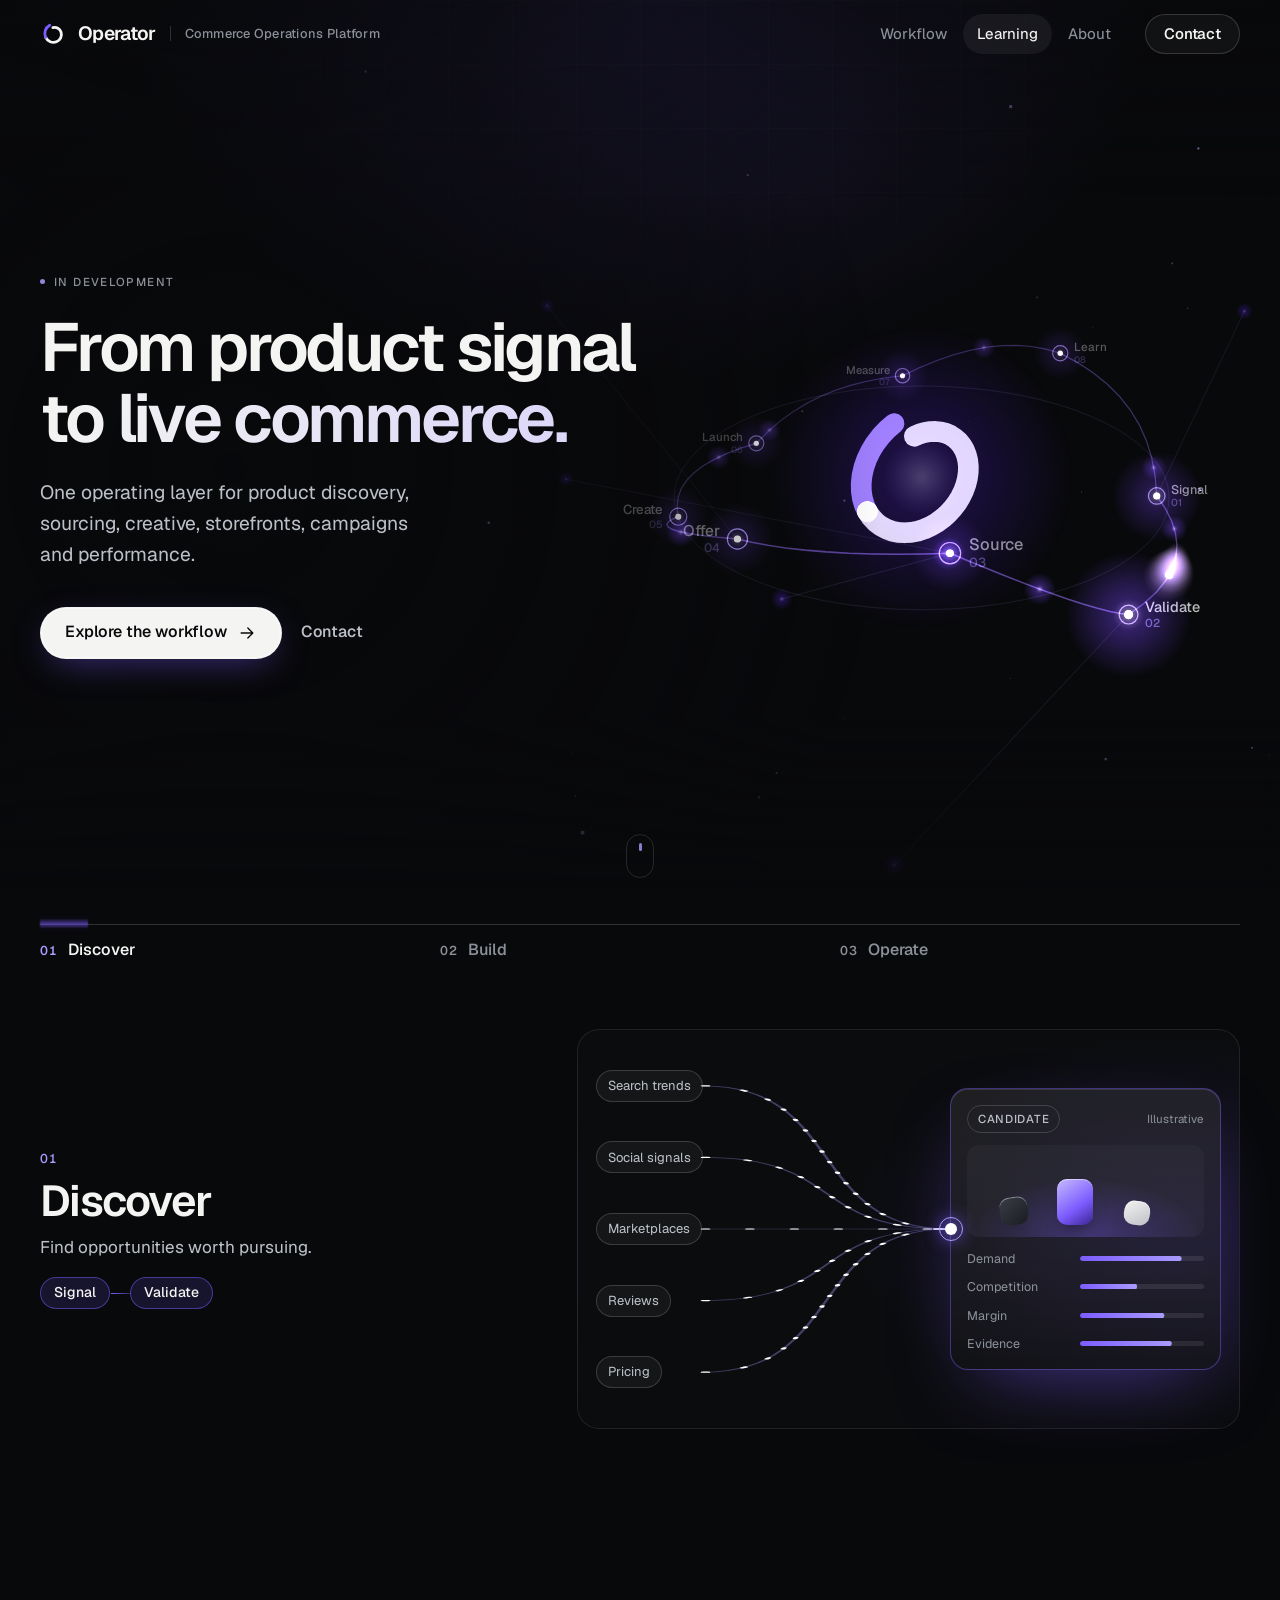
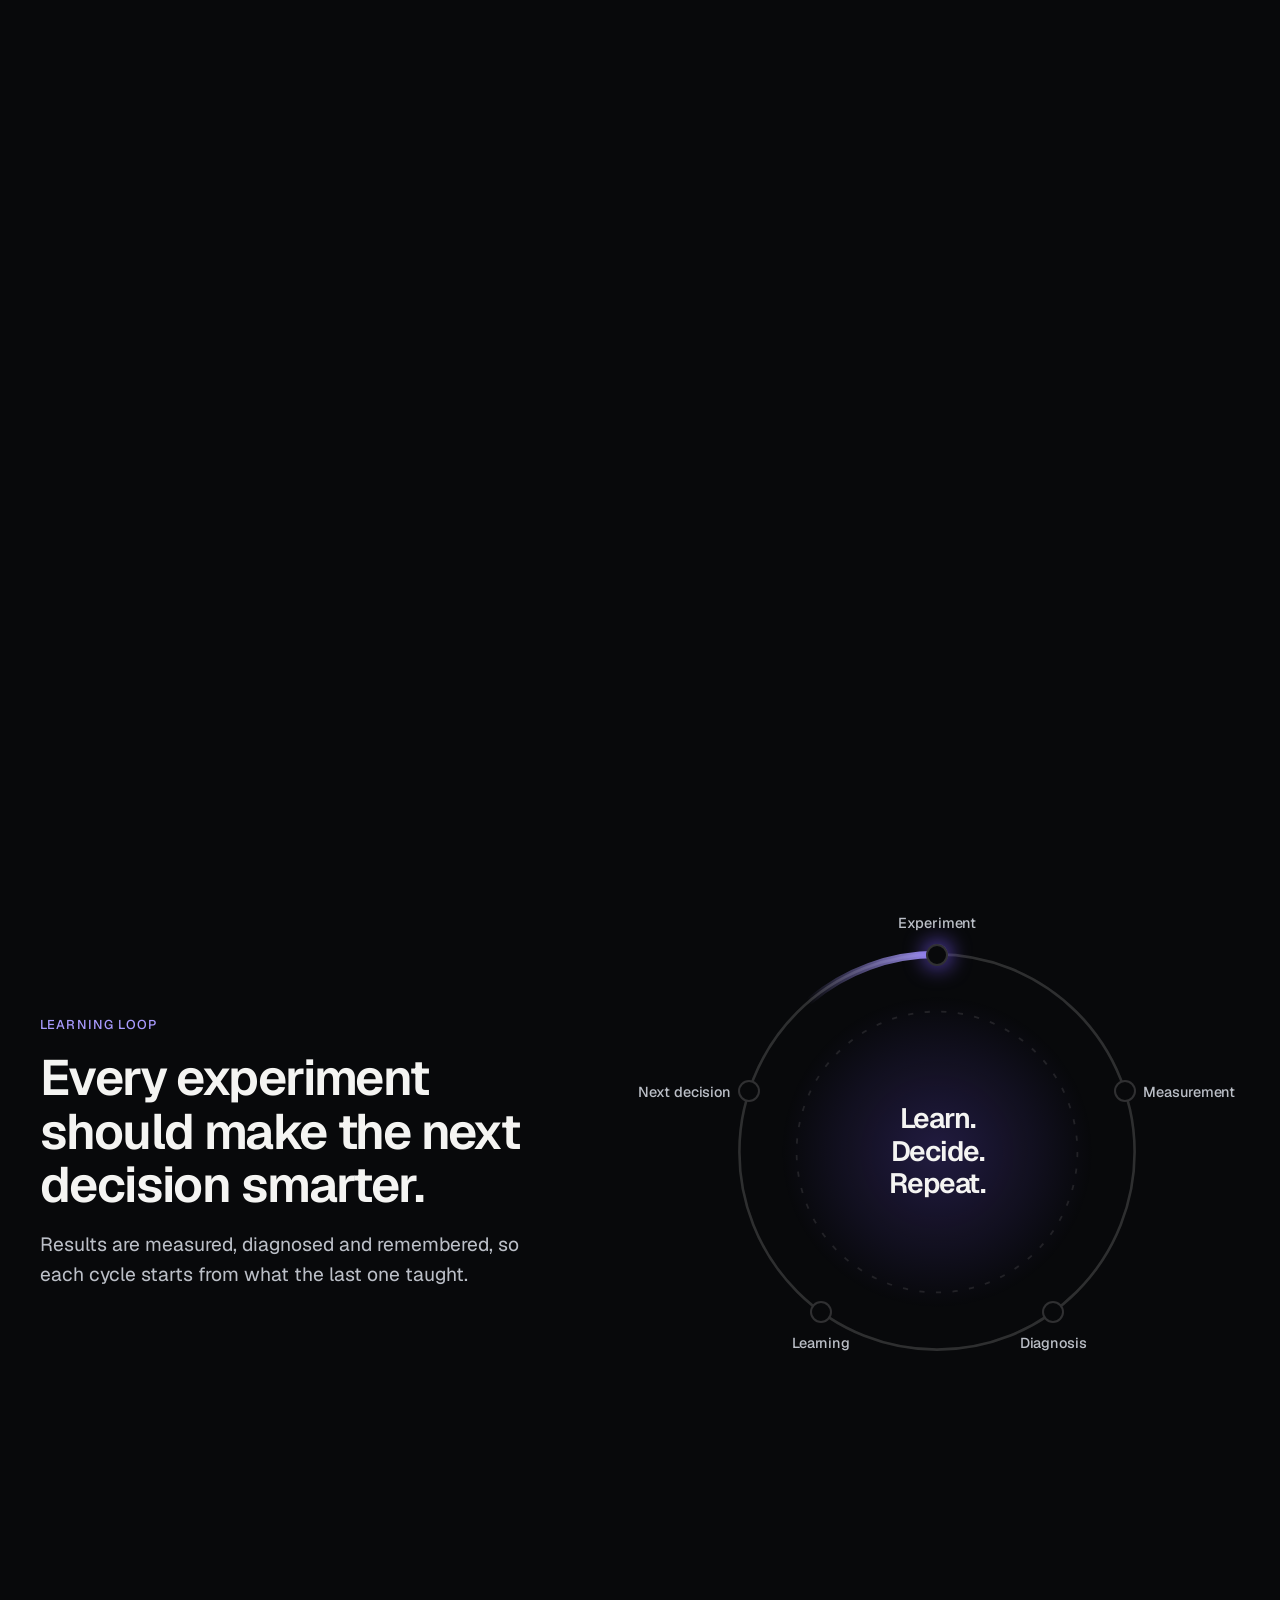
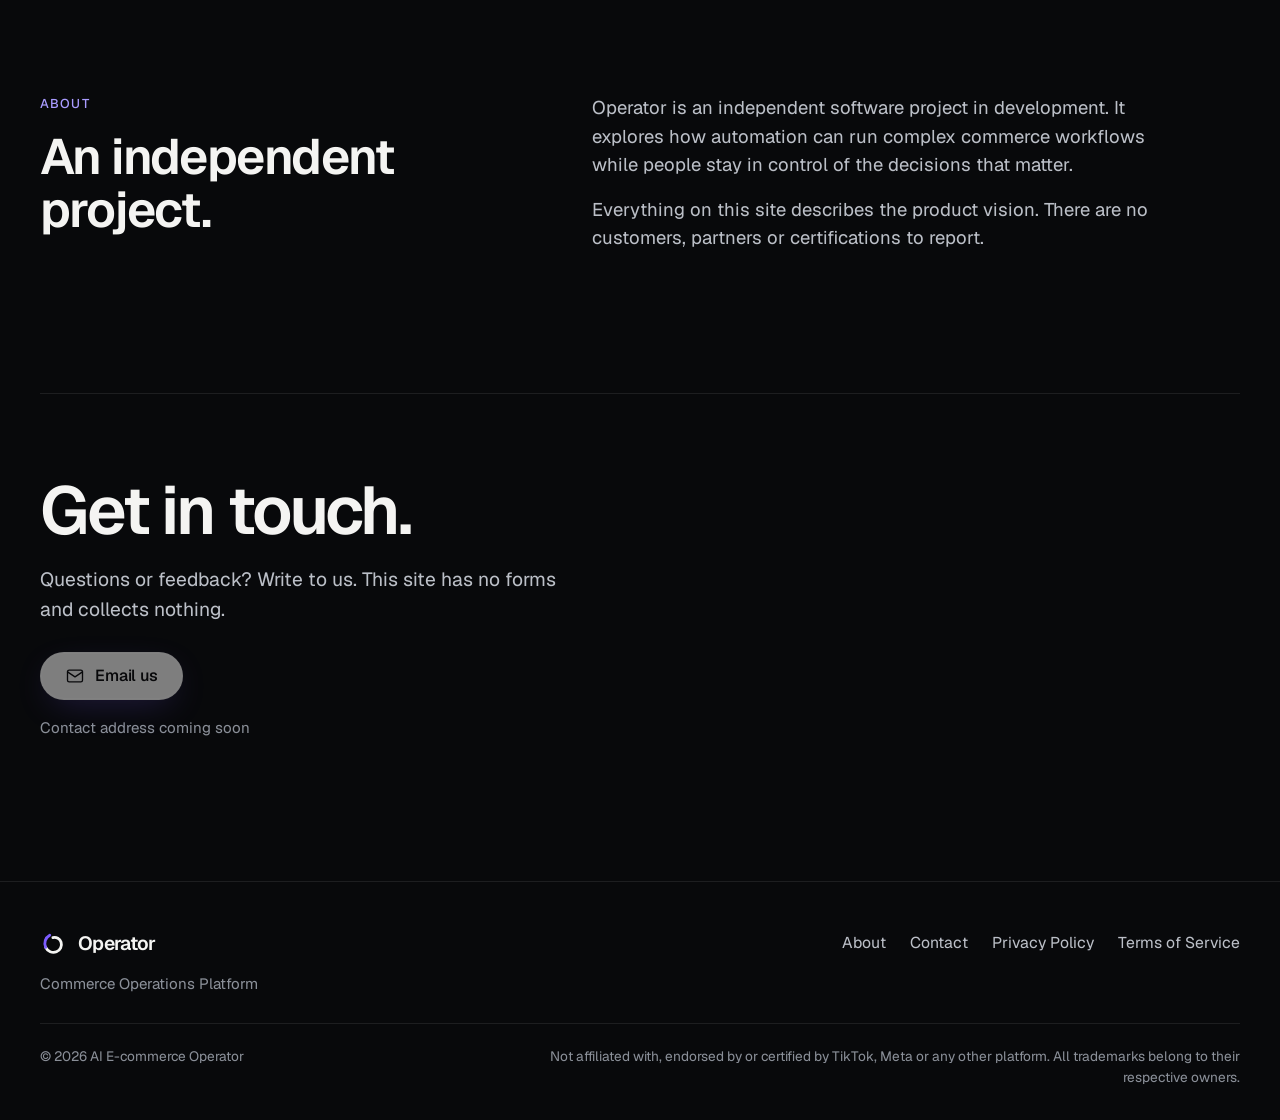
<file: index.html>
<!doctype html>
<html lang="en">
<head>
  <meta charset="utf-8">
  <meta name="viewport" content="width=device-width, initial-scale=1, viewport-fit=cover">

  <title>Operator — Commerce Operations Platform</title>
  <meta name="description" content="From product signal to live commerce. Operator is a commerce operations platform in development by the AI E-commerce Operator project.">
  <meta name="theme-color" content="#08090B">
  <meta name="color-scheme" content="dark">

  <!-- SITE URL: if you change the domain, update every absolute URL below
       (canonical, og:url, og:image, twitter:image, JSON-LD) — or run scripts/set-domain.sh. See README. -->
  <link rel="canonical" href="https://abder-rahmane.github.io/ai-ecommerce-workflow-site/">

  <meta property="og:type" content="website">
  <meta property="og:site_name" content="Operator">
  <meta property="og:title" content="Operator — From product signal to live commerce">
  <meta property="og:description" content="One operating layer for product discovery, sourcing, creative, storefronts, campaigns and performance. In development.">
  <meta property="og:url" content="https://abder-rahmane.github.io/ai-ecommerce-workflow-site/">
  <meta property="og:image" content="https://abder-rahmane.github.io/ai-ecommerce-workflow-site/assets/og-image.png">
  <meta property="og:image:width" content="1200">
  <meta property="og:image:height" content="630">
  <meta property="og:image:alt" content="Operator — From product signal to live commerce">
  <meta property="og:locale" content="en_US">
  <meta name="twitter:card" content="summary_large_image">
  <meta name="twitter:title" content="Operator — From product signal to live commerce">
  <meta name="twitter:description" content="One operating layer for product discovery, sourcing, creative, storefronts, campaigns and performance. In development.">
  <meta name="twitter:image" content="https://abder-rahmane.github.io/ai-ecommerce-workflow-site/assets/og-image.png">

  <link rel="icon" href="favicon.svg" type="image/svg+xml">
  <link rel="preload" href="assets/fonts/Geist-Variable.woff2" as="font" type="font/woff2" crossorigin>

  <script>document.documentElement.classList.add('js');</script>
  <link rel="stylesheet" href="styles.css">
  <script defer src="script.js"></script>

  <script type="application/ld+json">
  {
    "@context": "https://schema.org",
    "@type": "WebSite",
    "name": "Operator",
    "alternateName": "AI E-commerce Operator",
    "url": "https://abder-rahmane.github.io/ai-ecommerce-workflow-site/",
    "description": "Operator is an independent commerce operations platform in development: one operating layer from product signal to live commerce.",
    "inLanguage": "en"
  }
  </script>
</head>
<body>
  <a class="skip-link" href="#main">Skip to content</a>

  <!-- Symbols -->
  <svg width="0" height="0" style="position:absolute" aria-hidden="true" focusable="false">
    <defs>
      <symbol id="logo" viewBox="0 0 32 32">
        <path d="M14.72 8.71A7.88 7.88 0 0 1 24.10 13.98A8.82 8.82 0 0 1 18.87 24.84A9.78 9.78 0 0 1 6.50 19.84" fill="none" stroke="currentColor" stroke-width="3.2" stroke-linecap="round" stroke-linejoin="round"/>
        <path d="M6.50 19.84A10.72 10.72 0 0 1 11.09 5.93" fill="none" stroke="var(--mark-accent, currentColor)" stroke-width="3.2" stroke-linecap="round" stroke-linejoin="round"/>
      </symbol>
      <symbol id="i-arrow" viewBox="0 0 24 24"><path d="M5 12h14M13 6l6 6-6 6"/></symbol>
      <symbol id="i-mail" viewBox="0 0 24 24"><rect x="3" y="5" width="18" height="14" rx="2"/><path d="M3 7l9 6 9-6"/></symbol>
      <symbol id="i-user" viewBox="0 0 24 24"><circle cx="12" cy="8" r="3.5"/><path d="M5 20a7 7 0 0 1 14 0"/></symbol>
      <symbol id="i-pause" viewBox="0 0 24 24"><circle cx="12" cy="12" r="9"/><path d="M10 9v6M14 9v6"/></symbol>
    </defs>
  </svg>

  <div class="backdrop" aria-hidden="true">
    <div class="bd-grid"></div>
    <div class="bd-orb"></div>
  </div>
  <div class="progress" aria-hidden="true"><i></i></div>

  <header class="site-header" id="site-header">
    <div class="container nav-bar">
      <a class="brand" href="#top" aria-label="Operator — Commerce Operations Platform — back to top">
        <svg class="brand-mark" aria-hidden="true" focusable="false"><use href="#logo"/></svg>
        <span class="brand-name">Operator</span>
        <span class="brand-sub">Commerce Operations Platform</span>
      </a>

      <nav class="nav" id="primary-nav" aria-label="Primary">
        <ul>
          <li><a href="#workflow">Workflow</a></li>
          <li><a href="#learning">Learning</a></li>
          <li><a href="#about">About</a></li>
        </ul>
        <a class="btn btn-ghost nav-cta" href="#contact">Contact</a>
      </nav>

      <button class="nav-toggle" id="nav-toggle" type="button" aria-expanded="false" aria-controls="primary-nav" aria-label="Open menu">
        <span></span><span></span>
      </button>
    </div>
  </header>

  <main id="main">

    <!-- ============ HERO ============ -->
    <section class="hero" id="top" data-anim aria-labelledby="hero-title">
      <canvas id="hero-canvas" aria-hidden="true"></canvas>
      <div class="hero-vignette" aria-hidden="true"></div>
      <div class="hero-glow" aria-hidden="true"></div>

      <div class="container hero-inner">
        <p class="status rise" style="--d:.05s"><span class="live-dot" aria-hidden="true"></span>In development</p>
        <h1 id="hero-title" class="rise" style="--d:.12s"><span class="line">From product signal</span> <span class="line line-2">to live commerce.</span></h1>
        <p class="lede rise" style="--d:.26s">One operating layer for product discovery, sourcing, creative, storefronts, campaigns and performance.</p>
        <div class="cta-row rise" style="--d:.38s">
          <a class="btn btn-primary" href="#workflow"><span>Explore the workflow</span><svg class="ico" aria-hidden="true"><use href="#i-arrow"/></svg></a>
          <a class="btn btn-text" href="#contact">Contact</a>
        </div>
        <div class="hero-flow" aria-hidden="true">
          <svg viewBox="0 0 360 120" focusable="false">
            <path class="fl-base" d="M6.0 92.0 C20.3 81.7 61.3 29.0 92.0 30.0 C122.7 31.0 160.7 98.7 190.0 98.0 C219.3 97.3 240.7 33.0 268.0 26.0 C295.3 19.0 339.7 51.0 354.0 56.0" pathLength="100"/>
            <path class="fl-glow" d="M6.0 92.0 C20.3 81.7 61.3 29.0 92.0 30.0 C122.7 31.0 160.7 98.7 190.0 98.0 C219.3 97.3 240.7 33.0 268.0 26.0 C295.3 19.0 339.7 51.0 354.0 56.0" pathLength="100"/>
            <path class="fl-run" d="M6.0 92.0 C20.3 81.7 61.3 29.0 92.0 30.0 C122.7 31.0 160.7 98.7 190.0 98.0 C219.3 97.3 240.7 33.0 268.0 26.0 C295.3 19.0 339.7 51.0 354.0 56.0" pathLength="100"/>
            <circle class="fn" cx="6.0" cy="92.0" r="4" style="--d:0.90s"/><circle class="fn" cx="51.1" cy="49.6" r="4" style="--d:1.74s"/><circle class="fn" cx="106.7" cy="34.8" r="4" style="--d:3.02s"/><circle class="fn" cx="152.7" cy="75.6" r="4" style="--d:4.31s"/><circle class="fn" cx="205.5" cy="91.9" r="4" style="--d:5.59s"/><circle class="fn" cx="244.6" cy="44.5" r="4" style="--d:6.88s"/><circle class="fn" cx="298.9" cy="29.4" r="4" style="--d:8.16s"/><circle class="fn" cx="354.0" cy="56.0" r="4" style="--d:9.45s"/>
          </svg>
          <p class="flow-ends"><span>Signal</span><span>Learn</span></p>
        </div>
        <p class="sr-only">Decorative animation: a product moves around a loop through eight stages — Signal, Validate, Source, Offer, Create, Launch, Measure and Learn — and what is learned flows back to the start.</p>
      </div>

      <a class="scroll-cue" href="#workflow" aria-label="Scroll to the workflow"><i></i></a>
    </section>

    <!-- ============ WORKFLOW: DISCOVER → BUILD → OPERATE ============ -->
    <section class="section section--stage" id="workflow" data-anim aria-labelledby="stage-title">
      <div class="container">
        <h2 id="stage-title" class="sr-only">Discover, build, operate</h2>
        <p class="eyebrow stage-eyebrow reveal">Workflow</p>

        <div class="stage" id="stage" data-stage>
          <div class="stage-pin">
            <nav class="rail" aria-label="Workflow stages">
              <button class="rail-btn on" type="button" data-go="0"><span>01</span>Discover</button>
              <button class="rail-btn" type="button" data-go="1"><span>02</span>Build</button>
              <button class="rail-btn" type="button" data-go="2"><span>03</span>Operate</button>
              <i class="rail-fill" aria-hidden="true"></i>
            </nav>

            <div class="stage-body">
              <!-- Discover -->
              <article class="step is-active" data-step="0">
                <div class="step-text">
                  <p class="step-no">01</p>
                  <h3>Discover</h3>
                  <p class="step-lede">Find opportunities worth pursuing.</p>
                  <ul class="steps-chips"><li>Signal</li><li>Validate</li></ul>
                </div>
                <div class="step-visual">
                  <figure class="disc" aria-label="Illustration: several market signals converging on one candidate product">
              <div class="disc-signals" aria-hidden="true">
                <div><span class="chip">Search trends</span></div>
                <div><span class="chip">Social signals</span></div>
                <div><span class="chip">Marketplaces</span></div>
                <div><span class="chip">Reviews</span></div>
                <div><span class="chip">Pricing</span></div>
              </div>
              <svg class="disc-lines" viewBox="0 0 100 600" preserveAspectRatio="none" aria-hidden="true" focusable="false">
                <g fill="none" stroke="rgba(169,155,255,.35)" stroke-width="1.2" vector-effect="non-scaling-stroke">
                  <path d="M0 60 C58 60 42 300 100 300"/>
                  <path d="M0 180 C58 180 42 300 100 300"/>
                  <path d="M0 300 C58 300 42 300 100 300"/>
                  <path d="M0 420 C58 420 42 300 100 300"/>
                  <path d="M0 540 C58 540 42 300 100 300"/>
                </g>
                <g fill="none" stroke="#fff" stroke-width="2" stroke-linecap="round" vector-effect="non-scaling-stroke" class="flowdots">
                  <path d="M0 60 C58 60 42 300 100 300"/>
                  <path d="M0 180 C58 180 42 300 100 300"/>
                  <path d="M0 300 C58 300 42 300 100 300"/>
                  <path d="M0 420 C58 420 42 300 100 300"/>
                  <path d="M0 540 C58 540 42 300 100 300"/>
                </g>
              </svg>
              <div class="cand tilt" data-tilt="7" aria-hidden="true">
                <span class="cand-pulse"></span>
                <div class="cand-head"><span class="tag">Candidate</span><span class="dim">Illustrative</span></div>
                <div class="cand-art"><i></i><i></i><i></i></div>
                <ul class="bars">
                  <li><span>Demand</span><span class="bar"><i style="--v:.82"></i></span></li>
                  <li><span>Competition</span><span class="bar"><i style="--v:.46"></i></span></li>
                  <li><span>Margin</span><span class="bar"><i style="--v:.68"></i></span></li>
                  <li><span>Evidence</span><span class="bar"><i style="--v:.74"></i></span></li>
                </ul>
              </div>
            </figure>
                </div>
              </article>

              <!-- Build -->
              <article class="step" data-step="1">
                <div class="step-text">
                  <p class="step-no">02</p>
                  <h3>Build</h3>
                  <p class="step-lede">Turn validated opportunities into offers, creative and storefronts.</p>
                  <ul class="steps-chips"><li>Source</li><li>Offer</li><li>Create</li></ul>
                </div>
                <div class="step-visual">
                  <div class="build tilt" data-tilt="5" aria-hidden="true">
              <div class="shop">
                <div class="shop-bar"><i></i><i></i><i></i><span>store preview</span></div>
                <div class="shop-body">
                  <div class="shop-nav"><b></b><span></span><span></span><span></span><em></em></div>
                  <div class="shop-hero"><div><i class="l1"></i><i class="l2"></i><i class="btn-s"></i></div><div class="shop-hero-art"><i></i><i></i></div></div>
                  <div class="shop-grid">
                    <div><div class="p-art p1"></div><i class="l1"></i><i class="l2"></i></div>
                    <div><div class="p-art p2"></div><i class="l1"></i><i class="l2"></i></div>
                    <div><div class="p-art p3"></div><i class="l1"></i><i class="l2"></i></div>
                  </div>
                </div>
              </div>
              <div class="ad ad--a">
                <span class="ad-tag">9:16 · Video</span>
                <div class="ad-art"><i class="orb"></i><i class="ring"></i><i class="prod"></i><i class="play"></i></div>
                <div class="ad-copy"><small>HOOK</small><b>“Still doing it the hard way?”</b></div>
              </div>
              <div class="ad ad--b">
                <span class="ad-tag">1:1 · Feed</span>
                <div class="ad-art"><i class="orb"></i><i class="ring"></i><i class="prod"></i></div>
                <div class="ad-copy"><small>ANGLE</small><b>Before / after.</b></div>
              </div>
            </div>
                </div>
              </article>

              <!-- Operate -->
              <article class="step" data-step="2">
                <div class="step-text">
                  <p class="step-no">03</p>
                  <h3>Operate</h3>
                  <p class="step-lede">Launch, measure and improve what happens next.</p>
                  <ul class="steps-chips"><li>Launch</li><li>Measure</li></ul>
                  <p class="fineprint">Designed to connect to advertising platform APIs, such as TikTok API for Business or Meta's marketing APIs, once access is granted. Not approved, certified or endorsed by any platform. Visuals are illustrative.</p>
                </div>
                <div class="step-visual">
                  <div class="approval tilt" data-tilt="4" aria-hidden="true">
              <div class="ap-head"><div><small>Campaign draft</small><b>Spring launch · set A</b></div><span class="tag tag-accent">Awaiting approval</span></div>
              <dl class="ap-fields">
                <div><dt>Objective</dt><dd>Conversions</dd></div>
                <div><dt>Budget cap</dt><dd>Set by the owner</dd></div>
                <div><dt>Channels</dt><dd>Video · Feed</dd></div>
                <div><dt>Creative</dt><dd>4 concepts</dd></div>
              </dl>
              <ol class="stepper" data-seq="progress" data-step="650">
                <li class="seq-item"><i></i><span>Draft</span></li>
                <li class="seq-item"><i></i><span>Review</span></li>
                <li class="seq-item is-gate"><i></i><span>Approve</span></li>
                <li class="seq-item"><i></i><span>Run</span></li>
                <li class="seq-item"><i></i><span>Monitor</span></li>
              </ol>
              <div class="ap-actions"><span class="fake-btn fake-btn--ok">Approve</span><span class="fake-btn">Request changes</span><span class="fake-btn fake-btn--pause"><svg class="ico"><use href="#i-pause"/></svg>Pause</span></div>
            </div>
                </div>
              </article>
            </div>
          </div>
        </div>
      </div>
    </section>

    <!-- ============ LEARNING ============ -->
    <section class="section" id="learning" data-anim aria-labelledby="learning-title">
      <div class="container learning">
        <div class="learning-text">
          <p class="eyebrow reveal">Learning loop</p>
          <h2 id="learning-title" class="reveal">Every experiment should make the next decision smarter.</h2>
          <p class="section-lede reveal">Results are measured, diagnosed and remembered, so each cycle starts from what the last one taught.</p>
        </div>

        <div class="learning-visual reveal">
          <div class="loop" role="img" aria-label="A loop: Experiment, Measurement, Diagnosis, Learning, Next decision, then back to Experiment.">
            <svg class="loop-svg" viewBox="0 0 100 100" aria-hidden="true" focusable="false">
              <defs>
                <linearGradient id="g-tail" gradientUnits="userSpaceOnUse" x1="25" y1="21" x2="50" y2="12"><stop offset="0" stop-color="#A99BFF" stop-opacity="0"/><stop offset="1" stop-color="#A99BFF" stop-opacity=".95"/></linearGradient>
                <radialGradient id="g-core"><stop offset="0" stop-color="#7C5CFF" stop-opacity=".22"/><stop offset="1" stop-color="#7C5CFF" stop-opacity="0"/></radialGradient>
              </defs>
              <circle cx="50" cy="50" r="30" fill="url(#g-core)"/>
              <circle class="ring-in" cx="50" cy="50" r="27" fill="none" stroke="rgba(244,244,242,.1)" stroke-width=".35" stroke-dasharray="1 2.2"/>
              <circle cx="50" cy="50" r="38" fill="none" stroke="rgba(244,244,242,.16)" stroke-width=".5"/>
              <g class="orbit-svg"><path d="M25.57 20.89 A38 38 0 0 1 50 12" fill="none" stroke="url(#g-tail)" stroke-width="1.4" stroke-linecap="round"/></g>
            </svg>
            <div class="orbit-box"><div class="orbit"><i></i></div></div>
            <div class="loop-core"><b>Learn.<br>Decide.<br>Repeat.</b></div>
            <div class="lnode ln0" style="--i:0"><i></i><span>Experiment</span></div>
            <div class="lnode ln1" style="--i:1"><i></i><span>Measurement</span></div>
            <div class="lnode ln2" style="--i:2"><i></i><span>Diagnosis</span></div>
            <div class="lnode ln3" style="--i:3"><i></i><span>Learning</span></div>
            <div class="lnode ln4" style="--i:4"><i></i><span>Next decision</span></div>
          </div>
        </div>
      </div>
    </section>

    <!-- ============ ABOUT ============ -->
    <section class="section" id="about" aria-labelledby="about-title">
      <div class="container about">
        <div>
          <p class="eyebrow reveal">About</p>
          <h2 id="about-title" class="reveal">An independent project.</h2>
        </div>
        <div class="about-text">
          <p class="reveal">Operator is an independent software project in development. It explores how automation can run complex commerce workflows while people stay in control of the decisions that matter.</p>
          <p class="reveal">Everything on this site describes the product vision. There are no customers, partners or certifications to report.</p>
        </div>
      </div>
    </section>

    <!-- ============ CONTACT ============ -->
    <section class="section section--contact" id="contact" aria-labelledby="contact-title">
      <div class="container">
        <div class="contact reveal">
          <h2 id="contact-title">Get in touch.</h2>
          <p class="section-lede">Questions or feedback? Write to us. This site has no forms and collects nothing.</p>
          <div class="cta-row">
            <a class="btn btn-primary" href="#contact" data-contact-link><svg class="ico" aria-hidden="true"><use href="#i-mail"/></svg><span>Email us</span></a>
          </div>
          <p class="contact-addr" data-contact-text>Contact address coming soon</p>
        </div>
      </div>
    </section>
  </main>

  <footer class="site-footer">
    <div class="container">
      <div class="footer-top">
        <div class="footer-brand">
          <a class="brand" href="#top" aria-label="Operator — back to top">
            <svg class="brand-mark" aria-hidden="true" focusable="false"><use href="#logo"/></svg>
            <span class="brand-name">Operator</span>
          </a>
          <p>Commerce Operations Platform</p>
        </div>
        <nav aria-label="Footer">
          <ul class="footer-links">
            <li><a href="#about">About</a></li>
            <li><a href="#contact">Contact</a></li>
            <li><a href="privacy.html">Privacy Policy</a></li>
            <li><a href="terms.html">Terms of Service</a></li>
          </ul>
        </nav>
      </div>
      <div class="footer-bottom">
        <p>© 2026 AI E-commerce Operator</p>
        <p class="disclaimer">Not affiliated with, endorsed by or certified by TikTok, Meta or any other platform. All trademarks belong to their respective owners.</p>
      </div>
    </div>
  </footer>

  <noscript><p class="noscript">JavaScript is disabled: animations are off, but all content remains available.</p></noscript>
</body>
</html>
</file>
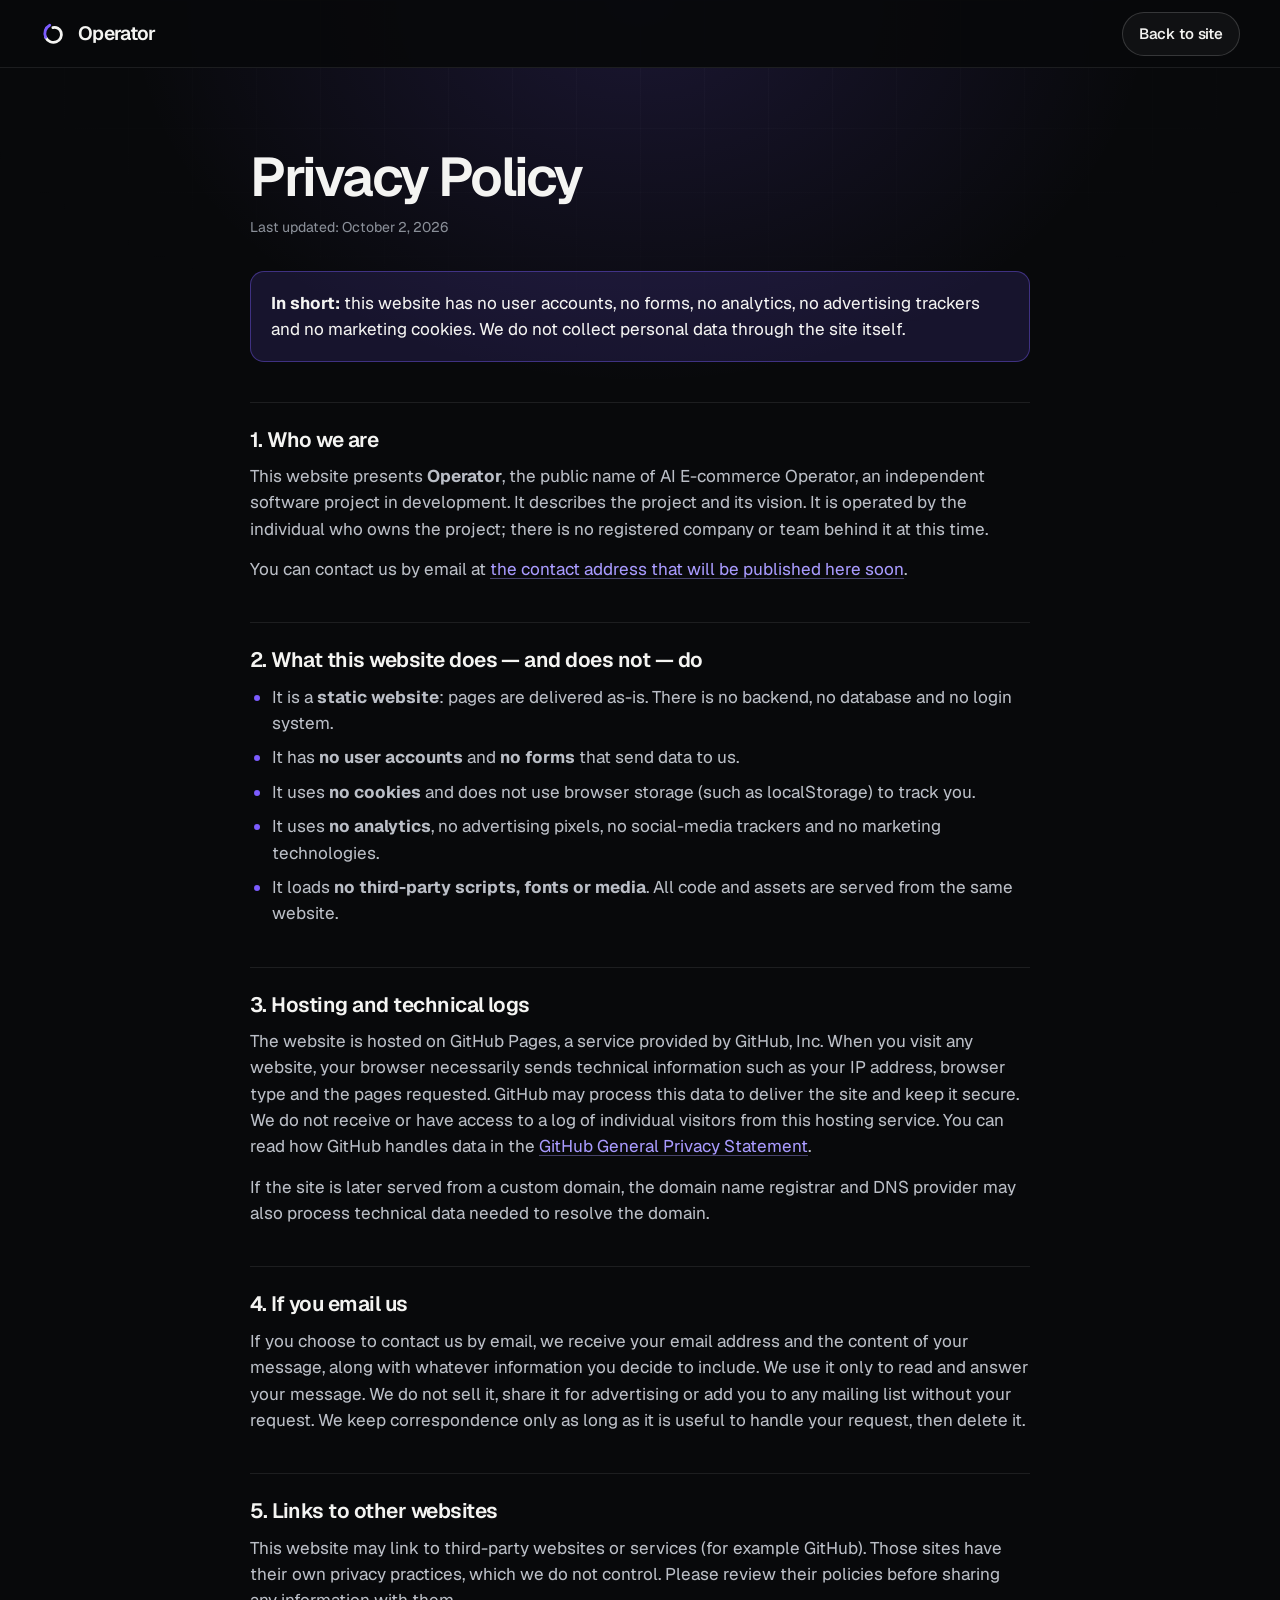
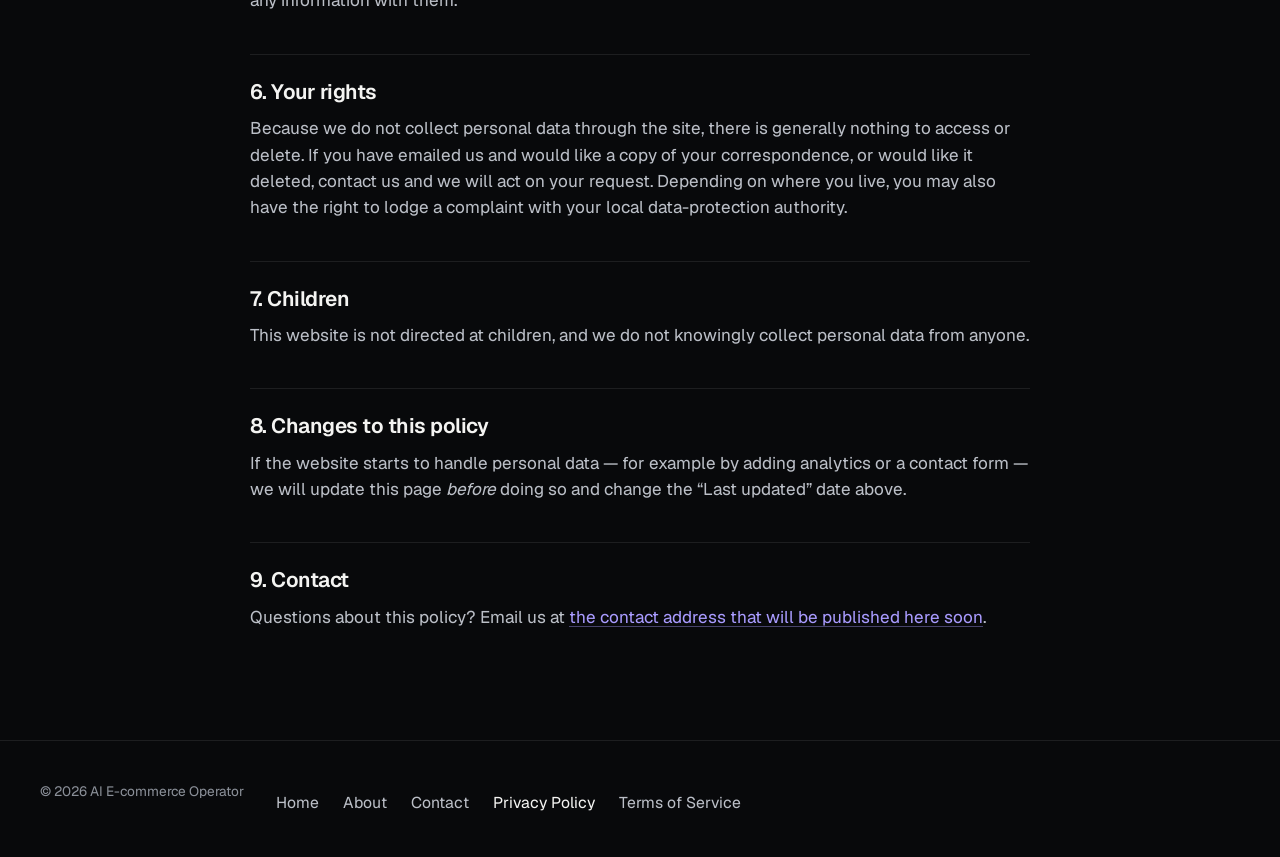
<file: privacy.html>
<!doctype html>
<html lang="en">
<head>
  <meta charset="utf-8">
  <meta name="viewport" content="width=device-width, initial-scale=1, viewport-fit=cover">
  <title>Privacy Policy — Operator</title>
  <meta name="description" content="Privacy Policy for the Operator website (AI E-commerce Operator project): no accounts, no tracking, no marketing cookies.">
  <meta name="theme-color" content="#08090B">
  <meta name="color-scheme" content="dark">
  <link rel="canonical" href="https://abder-rahmane.github.io/ai-ecommerce-workflow-site/privacy.html">
  <meta property="og:type" content="website">
  <meta property="og:site_name" content="Operator">
  <meta property="og:title" content="Privacy Policy — Operator">
  <meta property="og:description" content="No accounts, no tracking, no marketing cookies.">
  <meta property="og:url" content="https://abder-rahmane.github.io/ai-ecommerce-workflow-site/privacy.html">
  <meta property="og:image" content="https://abder-rahmane.github.io/ai-ecommerce-workflow-site/assets/og-image.png">
  <link rel="icon" href="favicon.svg" type="image/svg+xml">
  <link rel="preload" href="assets/fonts/Geist-Variable.woff2" as="font" type="font/woff2" crossorigin>
  <script>document.documentElement.classList.add('js');</script>
  <link rel="stylesheet" href="styles.css">
  <script defer src="script.js"></script>
</head>
<body class="doc-page">
  <!--
    HOW TO EDIT THIS PAGE LATER
    - Each section is an <h2>. Add a new <h2> + <p>/<ul> when the site starts doing something new
      (analytics, a contact form, a newsletter, embedded videos, fonts from a CDN, etc.).
    - Update the "Last updated" date below whenever you change the content.
    - The contact email is filled in automatically from SITE_CONFIG.CONTACT_EMAIL in script.js.
  -->
  <a class="skip-link" href="#main">Skip to content</a>
  <svg width="0" height="0" style="position:absolute" aria-hidden="true" focusable="false"><defs><symbol id="logo" viewBox="0 0 32 32"><path d="M14.72 8.71A7.88 7.88 0 0 1 24.10 13.98A8.82 8.82 0 0 1 18.87 24.84A9.78 9.78 0 0 1 6.50 19.84" fill="none" stroke="currentColor" stroke-width="3.2" stroke-linecap="round" stroke-linejoin="round"/><path d="M6.50 19.84A10.72 10.72 0 0 1 11.09 5.93" fill="none" stroke="var(--mark-accent, currentColor)" stroke-width="3.2" stroke-linecap="round" stroke-linejoin="round"/></symbol></defs></svg>
  <div class="backdrop" aria-hidden="true"><div class="bd-grid"></div><div class="bd-orb"></div></div>

  <header class="site-header" id="site-header">
    <div class="container nav-bar">
      <a class="brand" href="index.html" aria-label="Operator — home">
        <svg class="brand-mark" aria-hidden="true" focusable="false"><use href="#logo"/></svg>
        <span class="brand-name">Operator</span>
      </a>
      <a class="btn btn-ghost" href="index.html">Back to site</a>
    </div>
  </header>

  <main id="main" class="doc">
    <h1>Privacy Policy</h1>
    <p class="meta">Last updated: October 2, 2026</p>

    <div class="callout">
      <p><strong>In short:</strong> this website has no user accounts, no forms, no analytics, no advertising trackers and no marketing cookies. We do not collect personal data through the site itself.</p>
    </div>

    <h2>1. Who we are</h2>
    <p>This website presents <strong>Operator</strong>, the public name of AI E-commerce Operator, an independent software project in development. It describes the project and its vision. It is operated by the individual who owns the project; there is no registered company or team behind it at this time.</p>
    <p>You can contact us by email at <a href="#contact-email" data-contact-link data-no-subject><span data-contact-text>the contact address that will be published here soon</span></a>.</p>

    <h2>2. What this website does — and does not — do</h2>
    <ul>
      <li>It is a <strong>static website</strong>: pages are delivered as-is. There is no backend, no database and no login system.</li>
      <li>It has <strong>no user accounts</strong> and <strong>no forms</strong> that send data to us.</li>
      <li>It uses <strong>no cookies</strong> and does not use browser storage (such as localStorage) to track you.</li>
      <li>It uses <strong>no analytics</strong>, no advertising pixels, no social-media trackers and no marketing technologies.</li>
      <li>It loads <strong>no third-party scripts, fonts or media</strong>. All code and assets are served from the same website.</li>
    </ul>

    <h2>3. Hosting and technical logs</h2>
    <p>The website is hosted on GitHub Pages, a service provided by GitHub, Inc. When you visit any website, your browser necessarily sends technical information such as your IP address, browser type and the pages requested. GitHub may process this data to deliver the site and keep it secure. We do not receive or have access to a log of individual visitors from this hosting service. You can read how GitHub handles data in the <a href="https://docs.github.com/en/site-policy/privacy-policies/github-general-privacy-statement" rel="noopener noreferrer">GitHub General Privacy Statement</a>.</p>
    <p>If the site is later served from a custom domain, the domain name registrar and DNS provider may also process technical data needed to resolve the domain.</p>

    <h2>4. If you email us</h2>
    <p>If you choose to contact us by email, we receive your email address and the content of your message, along with whatever information you decide to include. We use it only to read and answer your message. We do not sell it, share it for advertising or add you to any mailing list without your request. We keep correspondence only as long as it is useful to handle your request, then delete it.</p>

    <h2>5. Links to other websites</h2>
    <p>This website may link to third-party websites or services (for example GitHub). Those sites have their own privacy practices, which we do not control. Please review their policies before sharing any information with them.</p>

    <h2>6. Your rights</h2>
    <p>Because we do not collect personal data through the site, there is generally nothing to access or delete. If you have emailed us and would like a copy of your correspondence, or would like it deleted, contact us and we will act on your request. Depending on where you live, you may also have the right to lodge a complaint with your local data-protection authority.</p>

    <h2>7. Children</h2>
    <p>This website is not directed at children, and we do not knowingly collect personal data from anyone.</p>

    <h2>8. Changes to this policy</h2>
    <p>If the website starts to handle personal data — for example by adding analytics or a contact form — we will update this page <em>before</em> doing so and change the “Last updated” date above.</p>

    <h2>9. Contact</h2>
    <p>Questions about this policy? Email us at <a href="#contact-email" data-contact-link data-no-subject><span data-contact-text>the contact address that will be published here soon</span></a>.</p>
  </main>

  <footer class="site-footer">
    <div class="container">
      <div class="footer-bottom" style="margin-top:0;padding-top:0;border-top:0">
        <p>© 2026 AI E-commerce Operator</p>
        <ul class="footer-links">
          <li><a href="index.html">Home</a></li>
          <li><a href="index.html#about">About</a></li>
          <li><a href="index.html#contact">Contact</a></li>
          <li><a href="privacy.html" aria-current="page">Privacy Policy</a></li>
          <li><a href="terms.html">Terms of Service</a></li>
        </ul>
      </div>
    </div>
  </footer>
</body>
</html>
</file>
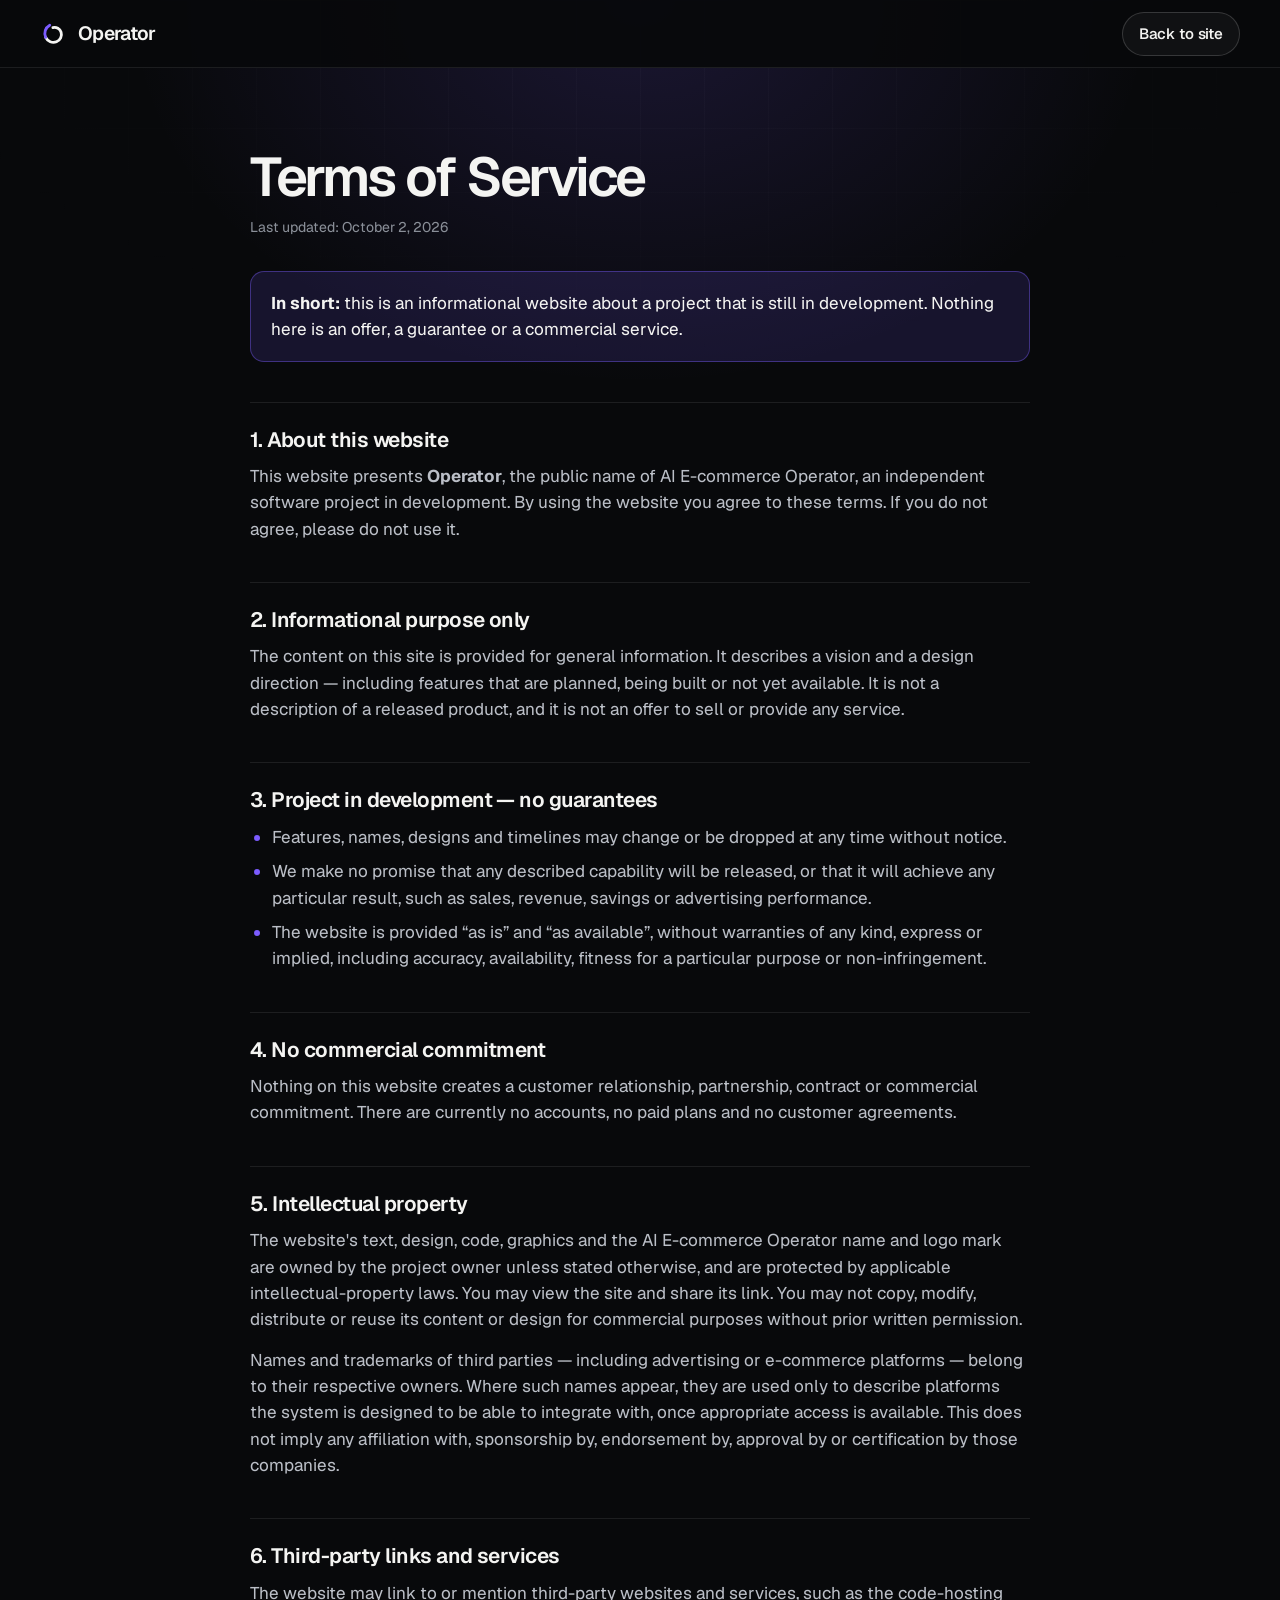
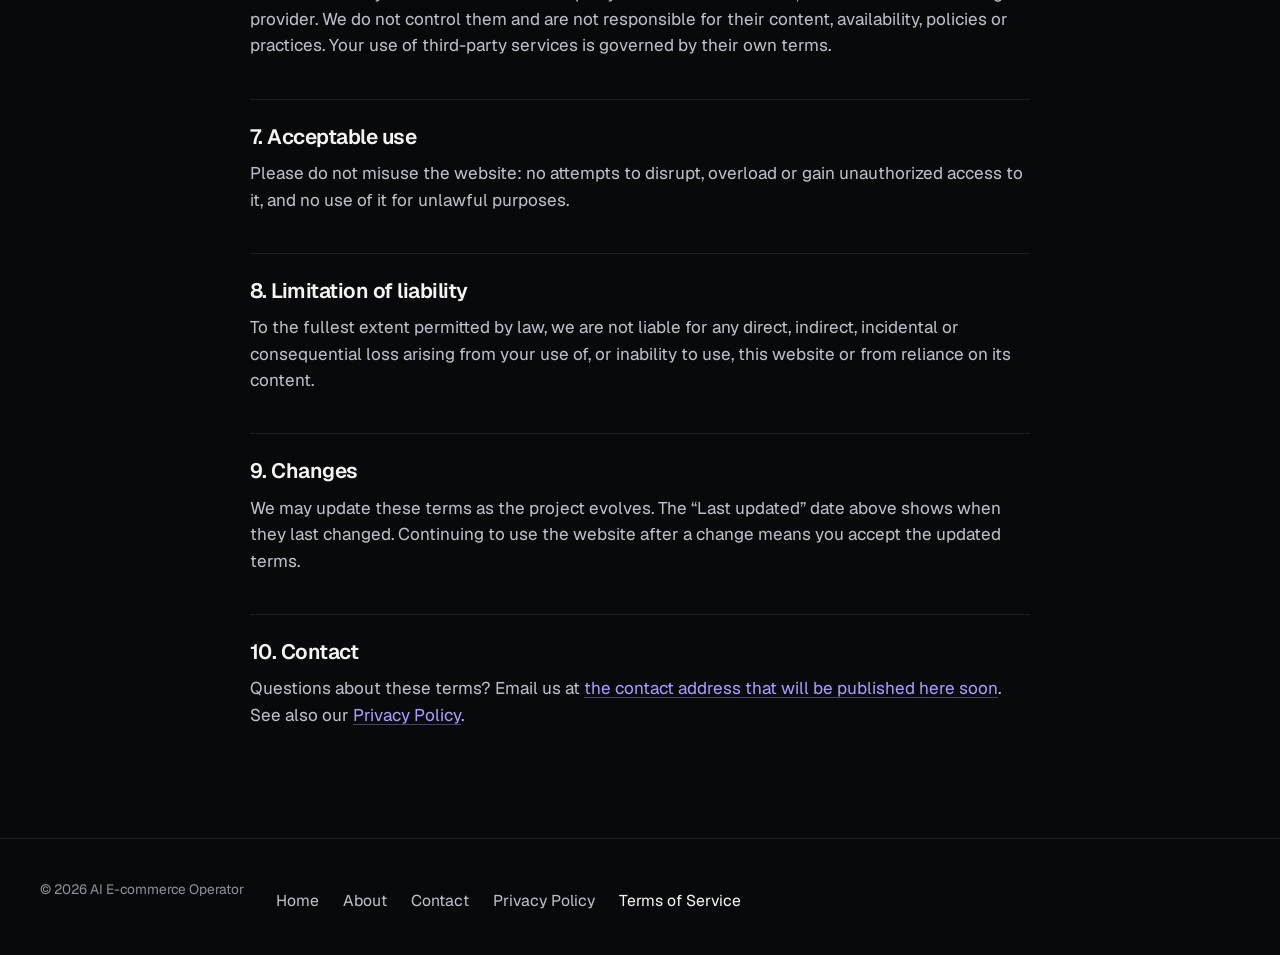
<file: terms.html>
<!doctype html>
<html lang="en">
<head>
  <meta charset="utf-8">
  <meta name="viewport" content="width=device-width, initial-scale=1, viewport-fit=cover">
  <title>Terms of Service — Operator</title>
  <meta name="description" content="Terms of Service for the Operator website (AI E-commerce Operator project): an informational site for a project in development.">
  <meta name="theme-color" content="#08090B">
  <meta name="color-scheme" content="dark">
  <link rel="canonical" href="https://abder-rahmane.github.io/ai-ecommerce-workflow-site/terms.html">
  <meta property="og:type" content="website">
  <meta property="og:site_name" content="Operator">
  <meta property="og:title" content="Terms of Service — Operator">
  <meta property="og:description" content="An informational website for a project in development.">
  <meta property="og:url" content="https://abder-rahmane.github.io/ai-ecommerce-workflow-site/terms.html">
  <meta property="og:image" content="https://abder-rahmane.github.io/ai-ecommerce-workflow-site/assets/og-image.png">
  <link rel="icon" href="favicon.svg" type="image/svg+xml">
  <link rel="preload" href="assets/fonts/Geist-Variable.woff2" as="font" type="font/woff2" crossorigin>
  <script>document.documentElement.classList.add('js');</script>
  <link rel="stylesheet" href="styles.css">
  <script defer src="script.js"></script>
</head>
<body class="doc-page">
  <!--
    HOW TO EDIT THIS PAGE LATER
    - Each section is an <h2>. When AI E-commerce Operator becomes a real product with accounts,
      pricing or a service agreement, replace this page with proper service terms.
    - You may want to add a "Governing law" section naming your country/jurisdiction.
    - Update the "Last updated" date whenever you change the content.
  -->
  <a class="skip-link" href="#main">Skip to content</a>
  <svg width="0" height="0" style="position:absolute" aria-hidden="true" focusable="false"><defs><symbol id="logo" viewBox="0 0 32 32"><path d="M14.72 8.71A7.88 7.88 0 0 1 24.10 13.98A8.82 8.82 0 0 1 18.87 24.84A9.78 9.78 0 0 1 6.50 19.84" fill="none" stroke="currentColor" stroke-width="3.2" stroke-linecap="round" stroke-linejoin="round"/><path d="M6.50 19.84A10.72 10.72 0 0 1 11.09 5.93" fill="none" stroke="var(--mark-accent, currentColor)" stroke-width="3.2" stroke-linecap="round" stroke-linejoin="round"/></symbol></defs></svg>
  <div class="backdrop" aria-hidden="true"><div class="bd-grid"></div><div class="bd-orb"></div></div>

  <header class="site-header" id="site-header">
    <div class="container nav-bar">
      <a class="brand" href="index.html" aria-label="Operator — home">
        <svg class="brand-mark" aria-hidden="true" focusable="false"><use href="#logo"/></svg>
        <span class="brand-name">Operator</span>
      </a>
      <a class="btn btn-ghost" href="index.html">Back to site</a>
    </div>
  </header>

  <main id="main" class="doc">
    <h1>Terms of Service</h1>
    <p class="meta">Last updated: October 2, 2026</p>

    <div class="callout">
      <p><strong>In short:</strong> this is an informational website about a project that is still in development. Nothing here is an offer, a guarantee or a commercial service.</p>
    </div>

    <h2>1. About this website</h2>
    <p>This website presents <strong>Operator</strong>, the public name of AI E-commerce Operator, an independent software project in development. By using the website you agree to these terms. If you do not agree, please do not use it.</p>

    <h2>2. Informational purpose only</h2>
    <p>The content on this site is provided for general information. It describes a vision and a design direction — including features that are planned, being built or not yet available. It is not a description of a released product, and it is not an offer to sell or provide any service.</p>

    <h2>3. Project in development — no guarantees</h2>
    <ul>
      <li>Features, names, designs and timelines may change or be dropped at any time without notice.</li>
      <li>We make no promise that any described capability will be released, or that it will achieve any particular result, such as sales, revenue, savings or advertising performance.</li>
      <li>The website is provided “as is” and “as available”, without warranties of any kind, express or implied, including accuracy, availability, fitness for a particular purpose or non-infringement.</li>
    </ul>

    <h2>4. No commercial commitment</h2>
    <p>Nothing on this website creates a customer relationship, partnership, contract or commercial commitment. There are currently no accounts, no paid plans and no customer agreements.</p>

    <h2>5. Intellectual property</h2>
    <p>The website's text, design, code, graphics and the AI E-commerce Operator name and logo mark are owned by the project owner unless stated otherwise, and are protected by applicable intellectual-property laws. You may view the site and share its link. You may not copy, modify, distribute or reuse its content or design for commercial purposes without prior written permission.</p>
    <p>Names and trademarks of third parties — including advertising or e-commerce platforms — belong to their respective owners. Where such names appear, they are used only to describe platforms the system is designed to be able to integrate with, once appropriate access is available. This does not imply any affiliation with, sponsorship by, endorsement by, approval by or certification by those companies.</p>

    <h2>6. Third-party links and services</h2>
    <p>The website may link to or mention third-party websites and services, such as the code-hosting provider. We do not control them and are not responsible for their content, availability, policies or practices. Your use of third-party services is governed by their own terms.</p>

    <h2>7. Acceptable use</h2>
    <p>Please do not misuse the website: no attempts to disrupt, overload or gain unauthorized access to it, and no use of it for unlawful purposes.</p>

    <h2>8. Limitation of liability</h2>
    <p>To the fullest extent permitted by law, we are not liable for any direct, indirect, incidental or consequential loss arising from your use of, or inability to use, this website or from reliance on its content.</p>

    <h2>9. Changes</h2>
    <p>We may update these terms as the project evolves. The “Last updated” date above shows when they last changed. Continuing to use the website after a change means you accept the updated terms.</p>

    <h2>10. Contact</h2>
    <p>Questions about these terms? Email us at <a href="#contact-email" data-contact-link data-no-subject><span data-contact-text>the contact address that will be published here soon</span></a>. See also our <a href="privacy.html">Privacy Policy</a>.</p>
  </main>

  <footer class="site-footer">
    <div class="container">
      <div class="footer-bottom" style="margin-top:0;padding-top:0;border-top:0">
        <p>© 2026 AI E-commerce Operator</p>
        <ul class="footer-links">
          <li><a href="index.html">Home</a></li>
          <li><a href="index.html#about">About</a></li>
          <li><a href="index.html#contact">Contact</a></li>
          <li><a href="privacy.html">Privacy Policy</a></li>
          <li><a href="terms.html" aria-current="page">Terms of Service</a></li>
        </ul>
      </div>
    </div>
  </footer>
</body>
</html>
</file>
<file: styles.css>
/* ==========================================================================
   Operator — styles (mobile-first)
   1 Tokens · 2 Base · 3 Utilities · 4 Backdrop · 5 Header & navigation · 6 Hero
   8 Workflow stage (Discover → Build → Operate) · 10 Learning loop · 11 About/Contact
   12 Footer · 13 Legal pages · 14 Touch devices · 15 Reduced motion
   ========================================================================== */

/* 1 — Tokens */
@font-face {
  font-family: "Geist";
  src: url("assets/fonts/Geist-Variable.woff2") format("woff2");
  font-weight: 100 900;
  font-style: normal;
  font-display: swap;
}
:root {
  /* Colour */
  --bg: #08090B;
  --bg-2: #0E1014;
  --ink: #F4F4F2;
  --ink-2: #BBBFC7;
  --muted: #8A8F98;
  --line: rgba(244, 244, 242, .09);
  --line-2: rgba(244, 244, 242, .17);
  --accent: #7C5CFF;
  --accent-2: #A99BFF;          /* accent for text on dark (AA contrast) */
  --accent-soft: rgba(124, 92, 255, .14);
  --mark-accent: var(--accent);

  /* Type */
  --font: "Geist", ui-sans-serif, system-ui, -apple-system, "Segoe UI", Roboto, "Helvetica Neue", Arial, sans-serif;
  --w-body: 420;
  --w-label: 500;
  --w-head: 620;

  /* Layout */
  --maxw: 1200px;
  --gutter: clamp(22px, 6vw, 24px);            /* phones: 22–24px; widened from 640px up */
  --header-h: 60px;
  --section-y: 88px;                           /* phones: generous, consistent rhythm */
  --ease: cubic-bezier(.2, .8, .2, 1);
  color-scheme: dark;
}
@media (min-width: 640px) { :root { --gutter: clamp(28px, 5vw, 40px); --section-y: clamp(72px, 11vw, 144px); } }
@media (min-width: 900px) { :root { --header-h: 68px; } }

/* 2 — Base */
*, *::before, *::after { box-sizing: border-box; }
html { -webkit-text-size-adjust: 100%; text-size-adjust: 100%; scroll-behavior: smooth; scroll-padding-top: calc(var(--header-h) + 8px); }
html.nav-lock, html.nav-lock body { overflow: hidden; }
body {
  margin: 0;
  background: var(--bg);
  color: var(--ink);
  font-family: var(--font);
  font-weight: var(--w-body);
  font-size: 1.0625rem;          /* 17px */
  line-height: 1.55;
  font-optical-sizing: auto;
  -webkit-font-smoothing: antialiased;
  -moz-osx-font-smoothing: grayscale;
  text-rendering: optimizeLegibility;
  overflow-x: clip;
}
img, svg, canvas { display: block; max-width: 100%; }
a { color: inherit; text-decoration: none; -webkit-tap-highlight-color: transparent; }
h1, h2, h3, p, ul, ol, dl, dd, figure { margin: 0; }
ul, ol { padding: 0; list-style: none; }
button { font: inherit; color: inherit; -webkit-tap-highlight-color: transparent; }
:focus-visible { outline: 2px solid var(--accent-2); outline-offset: 3px; border-radius: 6px; }
::selection { background: rgba(124, 92, 255, .5); color: #fff; }

.ico { width: 1.25em; height: 1.25em; flex: none; fill: none; stroke: currentColor; stroke-width: 1.6; stroke-linecap: round; stroke-linejoin: round; }
.dim { color: var(--muted); }
.sr-only { position: absolute; width: 1px; height: 1px; margin: -1px; padding: 0; overflow: hidden; clip: rect(0 0 0 0); white-space: nowrap; border: 0; }
.skip-link { position: fixed; left: 12px; top: -64px; z-index: 100; padding: 12px 18px; background: #fff; color: #000; border-radius: 10px; font-weight: 600; transition: top .2s; }
.skip-link:focus { top: max(12px, env(safe-area-inset-top)); }
.noscript { position: fixed; bottom: 0; left: 0; right: 0; padding: 10px 16px; background: var(--bg-2); color: var(--ink-2); font-size: .85rem; text-align: center; z-index: 50; }

/* 3 — Utilities */
.container {
  width: 100%;
  max-width: calc(var(--maxw) + 2 * var(--gutter));
  margin-inline: auto;
  padding-left: max(var(--gutter), env(safe-area-inset-left, 0px));
  padding-right: max(var(--gutter), env(safe-area-inset-right, 0px));
}
h1, h2, h3 { font-weight: var(--w-head); text-wrap: balance; }
h2 { font-size: clamp(1.85rem, 1.2rem + 3.2vw, 3.1rem); line-height: 1.08; letter-spacing: -.032em; }
.eyebrow { font-size: .8rem; font-weight: var(--w-label); letter-spacing: .09em; text-transform: uppercase; color: var(--accent-2); margin-bottom: 16px; }
.section { position: relative; padding-block: var(--section-y); }
.section-head { max-width: 44rem; margin-bottom: clamp(32px, 6vw, 64px); }
.section-lede { color: var(--ink-2); font-size: clamp(1.0625rem, 1rem + .4vw, 1.2rem); margin-top: 18px; max-width: 34rem; text-wrap: pretty; }
.fineprint { max-width: 40rem; margin-top: clamp(32px, 5vw, 56px); font-size: .875rem; line-height: 1.6; color: var(--muted); text-wrap: pretty; }

.tag { display: inline-flex; align-items: center; padding: 4px 10px; border-radius: 999px; font-size: .72rem; font-weight: var(--w-label); letter-spacing: .06em; text-transform: uppercase; border: 1px solid var(--line-2); color: var(--ink-2); white-space: nowrap; }
.tag-accent { color: var(--accent-2); border-color: rgba(124, 92, 255, .45); background: var(--accent-soft); }

.btn { position: relative; display: inline-flex; align-items: center; justify-content: center; gap: 10px; min-height: 48px; padding: 0 24px; border-radius: 999px; font-weight: 550; font-size: 1rem; letter-spacing: -.01em; border: 1px solid transparent; cursor: pointer; transition: transform .35s var(--ease), box-shadow .35s var(--ease), background .25s, border-color .25s, color .25s; }
.btn .ico { transition: transform .35s var(--ease); }
.btn-primary { color: var(--bg); background: var(--ink); box-shadow: 0 0 0 1px rgba(255, 255, 255, .4) inset, 0 10px 36px -12px rgba(124, 92, 255, .6); }
.btn-ghost { color: var(--ink); background: rgba(255, 255, 255, .04); border-color: var(--line-2); }
.btn-text { padding: 0 6px; color: var(--ink-2); }
.btn[aria-disabled="true"] { opacity: .5; cursor: not-allowed; }
.cta-row { display: flex; flex-wrap: wrap; align-items: center; gap: 8px 12px; }
@media (hover: hover) {
  .btn-primary:hover { transform: translateY(-2px); box-shadow: 0 0 0 1px rgba(255, 255, 255, .6) inset, 0 16px 44px -12px rgba(124, 92, 255, .85); }
  .btn:hover .ico { transform: translateX(3px); }
  .btn-ghost:hover { background: rgba(255, 255, 255, .09); border-color: rgba(255, 255, 255, .32); }
  .btn-text:hover { color: var(--ink); }
  .btn[aria-disabled="true"]:hover { transform: none; }
}

/* Reveal on scroll — only hides content when JS is running, so nothing is lost without it */
.js .reveal { opacity: 0; translate: 0 12px; transition: opacity .55s var(--ease) var(--d, 0s), translate .55s var(--ease) var(--d, 0s); }
.js .reveal.in { opacity: 1; translate: 0 0; }
.rise { animation: rise .9s var(--ease) var(--d, 0s) both; }
@keyframes rise { from { opacity: 0; transform: translateY(18px); } to { opacity: 1; transform: none; } }

/* 3D tilt — driven by script.js (--rx / --ry), pointer devices only */
.tilt { transform: perspective(1000px) rotateX(var(--rx, 0deg)) rotateY(var(--ry, 0deg)); transform-style: preserve-3d; transition: transform .6s var(--ease); }
.tilt.is-tilting { transition: transform .1s linear; will-change: transform; }

/* Animations of off-screen sections are paused (script.js toggles .in-view) */
.js [data-anim]:not(.in-view) *, .js [data-anim]:not(.in-view) *::before, .js [data-anim]:not(.in-view) *::after { animation-play-state: paused !important; }

/* 4 — Backdrop */
.backdrop { position: fixed; inset: 0; z-index: -1; overflow: hidden; pointer-events: none; background: var(--bg); }
.bd-grid { position: absolute; inset: 0; background-image: linear-gradient(rgba(244, 244, 242, .028) 1px, transparent 1px), linear-gradient(90deg, rgba(244, 244, 242, .028) 1px, transparent 1px); background-size: 64px 64px; -webkit-mask-image: radial-gradient(80% 55% at 50% 0%, #000 10%, transparent 75%); mask-image: radial-gradient(80% 55% at 50% 0%, #000 10%, transparent 75%); }
.bd-orb { position: absolute; left: 50%; top: -30vmax; width: 80vmax; height: 60vmax; margin-left: -40vmax; background: radial-gradient(closest-side, rgba(124, 92, 255, .16), transparent); }
.progress { position: fixed; top: 0; left: 0; right: 0; height: 2px; z-index: 60; pointer-events: none; }
.progress i { display: block; height: 100%; transform-origin: 0 50%; transform: scaleX(var(--p, 0)); background: var(--accent); }

/* 5 — Header & navigation (mobile: full-screen menu) */
.site-header { position: fixed; inset: 0 0 auto 0; z-index: 50; height: calc(var(--header-h) + env(safe-area-inset-top, 0px)); padding-top: env(safe-area-inset-top, 0px); display: flex; align-items: center; border-bottom: 1px solid transparent; transition: background .3s, border-color .3s; }
.site-header.is-scrolled { background: rgba(8, 9, 11, .94); border-color: var(--line); }
.nav-bar { position: relative; z-index: 2; display: flex; align-items: center; justify-content: space-between; gap: 16px; }
.brand { position: relative; z-index: 2; display: inline-flex; align-items: center; gap: 10px; min-height: 44px; }
.brand-mark { width: 28px; height: 28px; color: var(--ink); }
.brand-name { font-size: 1.2rem; font-weight: 620; letter-spacing: -.035em; }
.brand-sub { display: none; font-size: .8rem; font-weight: var(--w-label); letter-spacing: .02em; color: var(--muted); padding-left: 14px; margin-left: 4px; border-left: 1px solid var(--line-2); line-height: 1.2; }

.nav-toggle { position: relative; z-index: 2; flex: none; width: 48px; height: 48px; margin-right: -8px; border: 0; background: none; cursor: pointer; }
.nav-toggle span { position: absolute; left: 13px; right: 13px; height: 1.6px; background: var(--ink); border-radius: 2px; transition: transform .35s var(--ease), top .35s var(--ease); }
.nav-toggle span:first-child { top: 19px; }
.nav-toggle span:last-child { top: 28px; }
.nav-open .nav-toggle span:first-child { top: 23.5px; transform: rotate(45deg); }
.nav-open .nav-toggle span:last-child { top: 23.5px; transform: rotate(-45deg); }

.nav { position: fixed; inset: 0; z-index: 1; display: flex; flex-direction: column; padding: calc(var(--header-h) + env(safe-area-inset-top, 0px) + 12px) max(var(--gutter), env(safe-area-inset-right, 0px)) calc(20px + env(safe-area-inset-bottom, 0px)) max(var(--gutter), env(safe-area-inset-left, 0px)); background: var(--bg); overflow-y: auto; overscroll-behavior: contain; opacity: 0; visibility: hidden; transition: opacity .28s var(--ease), visibility 0s linear .28s; }
.nav-open .nav { opacity: 1; visibility: visible; transition: opacity .28s var(--ease); }
.nav ul a { display: flex; align-items: center; min-height: 64px; font-size: 1.75rem; font-weight: var(--w-head); letter-spacing: -.035em; border-bottom: 1px solid var(--line); }
.nav ul li { opacity: 0; translate: 0 10px; transition: opacity .4s var(--ease), translate .4s var(--ease); }
.nav-open .nav ul li { opacity: 1; translate: 0 0; transition-delay: calc(var(--n, 0) * 45ms + 90ms); }
.nav ul li:nth-child(1) { --n: 0; } .nav ul li:nth-child(2) { --n: 1; } .nav ul li:nth-child(3) { --n: 2; } .nav ul li:nth-child(4) { --n: 3; }
.nav-cta { margin-top: 28px; width: 100%; min-height: 56px; font-size: 1.05rem; }
@media (max-height: 520px) { .nav ul a { min-height: 52px; font-size: 1.4rem; } .nav-cta { margin-top: 18px; min-height: 48px; } }

@media (min-width: 900px) {
  .site-header.is-scrolled { background: rgba(8, 9, 11, .72); -webkit-backdrop-filter: blur(16px) saturate(1.3); backdrop-filter: blur(16px) saturate(1.3); }
  .nav-toggle { display: none; }
  .nav { position: static; z-index: auto; flex-direction: row; align-items: center; gap: 20px; padding: 0; background: none; overflow: visible; opacity: 1; visibility: visible; transition: none; }
  .nav ul { display: flex; gap: 2px; }
  .nav ul li { opacity: 1; translate: 0 0; }
  .nav ul a { min-height: 40px; padding: 0 14px; font-size: .94rem; font-weight: 450; letter-spacing: 0; color: var(--muted); border: 0; border-radius: 999px; transition: color .2s, background .2s; }
  .nav ul a:hover, .nav ul a[aria-current="true"] { color: var(--ink); }
  .nav ul a[aria-current="true"] { background: rgba(255, 255, 255, .06); }
  .nav-cta { margin: 0; width: auto; min-height: 40px; padding: 0 18px; font-size: .94rem; }
}
@media (min-width: 1120px) { .brand-sub { display: inline-block; } }

/* 6 — Hero
   Stacked layout (phones, portrait tablets) has its own composition and animation:
   status → headline (2 calibrated lines) → support → CTA → flowing commerce line.
   "Wide" mode (desktop, landscape) keeps the 3D canvas scene unchanged. */
.hero { position: relative; display: flex; align-items: stretch; min-height: 100vh; min-height: 100svh; padding: calc(var(--header-h) + env(safe-area-inset-top, 0px) + 44px) 0 36px; overflow: clip; isolation: isolate; }
#hero-canvas { display: none; position: absolute; inset: 0; width: 100%; height: 100%; z-index: -2; opacity: calc(1 - var(--hp, 0) * .9); }
.hero-vignette { position: absolute; inset: 0; z-index: -1; background: linear-gradient(180deg, rgba(8, 9, 11, .55) 0%, transparent 28%, transparent 78%, var(--bg) 100%); }
.hero-glow { position: absolute; left: 50%; top: -6%; width: 140%; aspect-ratio: 1; margin-left: -70%; border-radius: 50%; z-index: -1; pointer-events: none; background: radial-gradient(closest-side, rgba(124, 92, 255, .2), transparent); animation: glow-drift 9s ease-in-out infinite alternate; }
@keyframes glow-drift { from { transform: translate3d(0, 0, 0) scale(1); opacity: .65; } to { transform: translate3d(0, 28px, 0) scale(1.06); opacity: 1; } }
.hero-inner { position: relative; display: flex; flex-direction: column; flex: 1; min-width: 0; }
/* quiet status label */
.status { display: inline-flex; align-self: flex-start; align-items: center; gap: 9px; min-height: 28px; font-size: .72rem; font-weight: var(--w-label); letter-spacing: .12em; text-transform: uppercase; color: var(--muted); margin-bottom: 22px; }
.live-dot { width: 5px; height: 5px; border-radius: 50%; background: var(--accent-2); opacity: .85; box-shadow: 0 0 0 0 rgba(169, 155, 255, .5); animation: ping 3.2s ease-out infinite; }
@keyframes ping { 70%, 100% { box-shadow: 0 0 0 7px rgba(169, 155, 255, 0); } }
/* headline: two lines, sized so "From product signal" always fits on one line (8.77em wide) */
.hero h1 { font-size: clamp(1.7rem, calc((100vw - 2 * var(--gutter)) / 9.4), 3.5rem); line-height: 1.08; letter-spacing: -.04em; max-width: none; }
.hero h1.rise { animation: none; }
.hero h1 .line { display: block; white-space: nowrap; animation: line-in .7s var(--ease) both; animation-delay: .14s; }
.hero h1 .line-2 { animation-delay: .26s; background: linear-gradient(100deg, var(--ink) 0%, #BEB2FF 100%); -webkit-background-clip: text; background-clip: text; color: transparent; -webkit-box-decoration-break: clone; box-decoration-break: clone; }
@keyframes line-in { from { opacity: 0; transform: translate3d(0, 14px, 0) scale(.985); } to { opacity: 1; transform: none; } }
.hero .lede { margin-top: 26px; max-width: 24rem; font-size: 1.0625rem; line-height: 1.6; color: var(--ink-2); text-wrap: pretty; }
.hero .cta-row { margin-top: 32px; }
.hero .cta-row .btn-primary { min-height: 52px; }
.scroll-cue { display: none; }

/* dedicated mobile visual: a commerce flow line (Signal → … → Learn) with light travelling along it */
.hero-flow { margin-block: auto; padding-block: 52px 8px; width: 100%; max-width: 34rem; }
.hero-flow svg { width: 100%; height: auto; overflow: visible; }
.hero-flow path { fill: none; stroke-linecap: round; }
.fl-base { stroke: rgba(244, 244, 242, .17); stroke-width: 1.5; stroke-dasharray: 100; stroke-dashoffset: 100; animation: fl-draw 1.5s var(--ease) .5s forwards; }
.fl-glow, .fl-run { stroke-dasharray: 6 94; opacity: 0; animation: fl-run 9s linear 1s infinite; }
.fl-glow { stroke: rgba(124, 92, 255, .55); stroke-width: 9; }
.fl-run { stroke: #fff; stroke-width: 2.6; }
@keyframes fl-draw { to { stroke-dashoffset: 0; } }
@keyframes fl-run { from { stroke-dashoffset: 0; opacity: 1; } to { stroke-dashoffset: -100; opacity: 1; } }
.fn { fill: var(--bg); stroke: rgba(244, 244, 242, .45); stroke-width: 1.5; transform-box: fill-box; transform-origin: center; opacity: 0; animation: fn-in .5s var(--ease) both, fn-lit 9s linear var(--d, 1s) infinite; }
.fn:nth-of-type(1) { animation-delay: .6s, var(--d); } .fn:nth-of-type(2) { animation-delay: .68s, var(--d); } .fn:nth-of-type(3) { animation-delay: .76s, var(--d); } .fn:nth-of-type(4) { animation-delay: .84s, var(--d); }
.fn:nth-of-type(5) { animation-delay: .92s, var(--d); } .fn:nth-of-type(6) { animation-delay: 1s, var(--d); } .fn:nth-of-type(7) { animation-delay: 1.08s, var(--d); } .fn:nth-of-type(8) { animation-delay: 1.16s, var(--d); }
@keyframes fn-in { to { opacity: 1; } }
@keyframes fn-lit { 0% { fill: #fff; stroke: #C6BBFF; transform: scale(1.9); } 4% { transform: scale(2.1); } 16% { fill: #7C5CFF; stroke: #A99BFF; transform: scale(1.3); } 26%, 100% { fill: var(--bg); stroke: rgba(244, 244, 242, .45); transform: scale(1); } }
.flow-ends { display: flex; justify-content: space-between; margin-top: 10px; font-size: .8125rem; font-weight: var(--w-label); letter-spacing: .02em; color: var(--muted); }

@media (min-width: 640px) {
  .hero .lede { font-size: 1.15rem; max-width: 30rem; }
  .hero-flow { max-width: 40rem; }
}
/* wide: desktop and landscape devices — the 3D canvas scene (unchanged) */
@media (min-width: 981px), (min-width: 640px) and (orientation: landscape) {
  #hero-canvas { display: block; }
  .hero-glow, .hero-flow { display: none; }
  .hero { align-items: center; min-height: max(100svh, 520px); padding: calc(var(--header-h) + env(safe-area-inset-top, 0px) + 20px) 0 64px; }
  .hero-inner { display: block; flex: none; }
  .hero-vignette { background: radial-gradient(60% 90% at 18% 52%, rgba(8, 9, 11, .8) 0%, rgba(8, 9, 11, .3) 60%, transparent 85%), linear-gradient(180deg, rgba(8, 9, 11, .5) 0%, transparent 22%, transparent 80%, var(--bg) 100%); }
  .status { margin-bottom: 16px; }
  .hero h1 { font-size: clamp(2.4rem, 1.2rem + 3.8vw, 4.4rem); line-height: 1.05; }
  .hero h1.rise { animation: rise 1s var(--ease) var(--d, 0s) both; }
  .hero h1 .line { animation: none; white-space: normal; }
  .hero .lede { margin-top: 24px; max-width: 24rem; font-size: clamp(1.02rem, .9rem + .5vw, 1.2rem); }
  .hero .cta-row { margin-top: 36px; }
  .scroll-cue { display: block; position: absolute; left: 50%; bottom: 22px; width: 28px; height: 44px; margin-left: -14px; border: 1px solid var(--line-2); border-radius: 14px; opacity: .8; }
  .scroll-cue i { position: absolute; left: 50%; top: 8px; width: 3px; height: 8px; margin-left: -1.5px; border-radius: 3px; background: var(--accent-2); animation: cue 2.2s var(--ease) infinite; }
}
@keyframes cue { 0% { opacity: 0; transform: translateY(0); } 30% { opacity: 1; } 100% { opacity: 0; transform: translateY(14px); } }
@media (max-height: 520px) and (orientation: landscape) { .hero { padding-top: calc(var(--header-h) + 16px); } .hero .cta-row { margin-top: 22px; } .scroll-cue { display: none; } }

/* 8 — Workflow stage: Discover → Build → Operate
   Default (phones, tablets, no-JS, reduced motion): three compact blocks that reveal as you reach them.
   Desktop with JS: ONE pinned scene that evolves while scrolling (script.js sets .is-active and --sp). */
.section--stage { padding-block: clamp(48px, 8vw, 80px) clamp(24px, 4vw, 40px); }
.section--stage + .section { padding-top: clamp(40px, 6vw, 72px); }
.stage-eyebrow { margin-bottom: 4px; }
.rail { display: none; }
.stage-body { display: grid; }
.step { display: grid; gap: 22px; padding-block: 28px; border-top: 1px solid var(--line); }
.stage-body .step:first-child { border-top: 0; padding-top: 10px; }
.step-text { max-width: 30rem; }
.step-no { font-size: .8rem; font-weight: var(--w-label); letter-spacing: .09em; color: var(--accent-2); font-variant-numeric: tabular-nums; margin-bottom: 10px; }
.step h3 { font-size: clamp(1.9rem, 1.2rem + 3vw, 2.7rem); line-height: 1.05; letter-spacing: -.04em; }
.step-lede { margin-top: 10px; color: var(--ink-2); font-size: 1.0625rem; text-wrap: pretty; }
.step-text .fineprint { margin-top: 18px; max-width: 28rem; font-size: .8125rem; }
.step-visual { min-width: 0; }
/* the stage's sub-steps, lit one after the other when the stage becomes active */
.steps-chips { display: flex; flex-wrap: wrap; align-items: center; margin-top: 16px; }
.steps-chips li { position: relative; display: inline-flex; align-items: center; min-height: 32px; padding: 0 13px; border-radius: 999px; font-size: .875rem; font-weight: var(--w-label); color: var(--ink); border: 1px solid rgba(124, 92, 255, .5); background: var(--accent-soft); transition: opacity .45s var(--ease) calc(var(--k, 0) * .14s + .12s); }
.steps-chips li + li { margin-left: 20px; }
.steps-chips li + li::before { content: ""; position: absolute; right: 100%; top: 50%; width: 20px; height: 1px; background: linear-gradient(90deg, var(--accent), rgba(124, 92, 255, .35)); }
.steps-chips li:nth-child(2) { --k: 1; } .steps-chips li:nth-child(3) { --k: 2; }

/* reveal / entrance choreography (JS only, so nothing is hidden without it) */
.js .step { opacity: 0; translate: 0 16px; transition: opacity .55s var(--ease), translate .55s var(--ease); }
.js .step.is-active { opacity: 1; translate: 0 0; }
.js .step:not(.is-active) .steps-chips li { opacity: .25; }
.js .step:not(.is-active) .chip { opacity: 0; translate: -14px 0; }
.js .step:not(.is-active) .cand { opacity: 0; translate: 0 20px; }
.js .step:not(.is-active) .ad { opacity: 0; translate: 0 26px; }
.js .step:not(.is-active) .approval { opacity: 0; scale: .97; }
.js .chip { transition: opacity .45s var(--ease) .1s, translate .5s var(--ease) .1s; }
.js .disc-signals > div:nth-child(2) .chip { transition-delay: .17s; } .js .disc-signals > div:nth-child(3) .chip { transition-delay: .24s; } .js .disc-signals > div:nth-child(4) .chip { transition-delay: .31s; } .js .disc-signals > div:nth-child(5) .chip { transition-delay: .38s; }
.js .cand { transition: opacity .5s var(--ease) .35s, translate .6s var(--ease) .35s; }
.js .ad { transition: opacity .5s var(--ease) .25s, translate .65s var(--ease) .25s; }
.js .ad--b { transition-delay: .4s; }
.js .approval { transition: opacity .5s var(--ease) .15s, scale .6s var(--ease) .15s; }

@media (min-width: 640px) {
  .step { grid-template-columns: minmax(0, 5fr) minmax(0, 7fr); align-items: center; gap: 32px; padding-block: 36px; }
}
/* phones: lighter visuals, so the three blocks stay short */
@media (max-width: 639px) {
  .step .shop-grid, .step .ap-fields { display: none; }
  .step .ap-actions .fake-btn:nth-child(2) { display: none; }
  .step { gap: 24px; padding-block: 36px; }
  .step .disc { min-height: 300px; }
  .step .build { padding-bottom: 54px; }
  .step .approval { gap: 14px; }
}

/* Desktop, with JS, motion allowed: one pinned scene. The track is only ~1 viewport of scroll longer than the stage. */
@media (min-width: 900px) and (min-height: 600px) and (prefers-reduced-motion: no-preference) {
  .js .section--stage { padding-block: 24px 0; }
  .js .section--stage + .section { padding-top: clamp(24px, 3vw, 40px); }
  .js .stage-eyebrow { display: none; }
  .js .stage { --stage-h: clamp(460px, calc(100svh - var(--header-h) - 64px), 540px); --stage-run: clamp(520px, 110svh, 990px); position: relative; height: calc(var(--stage-h) + var(--stage-run)); }
  .js .stage-pin { position: sticky; top: max(calc(var(--header-h) + 16px), calc((100svh - var(--stage-h)) / 2)); height: var(--stage-h); display: grid; grid-template-rows: auto minmax(0, 1fr); gap: 12px; }
  .js .rail { position: relative; display: grid; grid-template-columns: repeat(3, 1fr); }
  .rail::before { content: ""; position: absolute; left: 0; right: 0; top: 0; height: 1px; background: var(--line-2); }
  .rail-btn { appearance: none; background: none; border: 0; display: flex; align-items: baseline; gap: 10px; min-height: 48px; padding: 14px 16px 0 0; text-align: left; font-size: 1rem; font-weight: 550; color: var(--muted); cursor: pointer; transition: color .35s; }
  .rail-btn span { font-size: .8rem; letter-spacing: .06em; font-variant-numeric: tabular-nums; }
  .rail-btn.on { color: var(--ink); }
  .rail-btn.on span { color: var(--accent-2); }
  .rail-fill { position: absolute; left: 0; top: 0; width: 100%; height: 2px; background: var(--accent); transform-origin: 0 50%; transform: scaleX(var(--sp, .05)); box-shadow: 0 0 12px rgba(124, 92, 255, .7); }
  .js .stage-body { position: relative; min-height: 0; }
  .js .step { grid-area: 1 / 1; grid-template-columns: minmax(0, 5fr) minmax(0, 7fr); gap: clamp(32px, 5vw, 80px); align-items: center; padding: 0; border: 0; opacity: 0; translate: 0 28px; pointer-events: none; transition: opacity .45s var(--ease), translate .55s var(--ease); }
  .js .step.is-active { opacity: 1; translate: 0 0; pointer-events: auto; }
  .js .step.is-past { translate: 0 -28px; }
  .js .step:not(.is-active) *, .js .step:not(.is-active) *::before, .js .step:not(.is-active) *::after { animation-play-state: paused !important; }
  .js .step .disc { min-height: 0; height: 400px; }
  .js .step .bar i { transform: scaleX(0); }
  .js .step.is-active .bar i { transform: scaleX(var(--v)); }
}
/* Discover — signals converge on a candidate */
.disc { display: grid; grid-template-columns: minmax(0, 1fr) clamp(26px, 9vw, 110px) minmax(0, 1.15fr); align-items: stretch; min-height: 340px; padding: 14px 12px; border-radius: 22px; border: 1px solid var(--line); background: radial-gradient(70% 70% at 90% 50%, rgba(124, 92, 255, .13), transparent 70%), rgba(255, 255, 255, .015); }
.disc-signals { display: flex; flex-direction: column; }
.disc-signals > div { flex: 1; display: flex; align-items: center; }
.chip { display: inline-flex; align-items: center; min-height: 32px; padding: 4px 11px; border-radius: 999px; background: rgba(255, 255, 255, .045); border: 1px solid var(--line-2); font-size: .8125rem; line-height: 1.2; color: var(--ink-2); }
/* height:0 + min-height:100%: the SVG stretches to the row but never dictates its height */
.disc-lines { width: 100%; height: 0; min-height: 100%; overflow: visible; }
.flowdots path { stroke-dasharray: 2 16; animation: dash 1.8s linear infinite; }
.flowdots path:nth-child(2n) { animation-duration: 2.3s; }
.flowdots path:nth-child(3n) { animation-duration: 1.5s; }
@keyframes dash { to { stroke-dashoffset: -36; } }
.cand { position: relative; align-self: center; padding: 12px; border-radius: 18px; border: 1px solid rgba(124, 92, 255, .45); background: linear-gradient(180deg, rgba(255, 255, 255, .08), rgba(255, 255, 255, .025)); box-shadow: 0 30px 80px -30px rgba(124, 92, 255, .5), 0 1px 0 rgba(255, 255, 255, .1) inset; }
.cand-pulse { position: absolute; left: -6px; top: 50%; width: 12px; height: 12px; margin-top: -6px; border-radius: 50%; background: #fff; box-shadow: 0 0 18px 3px var(--accent); }
.cand-pulse::after { content: ""; position: absolute; inset: -6px; border-radius: 50%; border: 1px solid var(--accent-2); animation: ring 2.6s ease-out infinite; }
@keyframes ring { from { transform: scale(.6); opacity: 1; } to { transform: scale(3.2); opacity: 0; } }
.cand-head { display: flex; flex-wrap: wrap; justify-content: space-between; align-items: center; gap: 6px; font-size: .72rem; }
.cand-head .dim { display: none; }
.cand-art { position: relative; height: 72px; margin: 12px 0; border-radius: 12px; background: radial-gradient(70% 90% at 50% 100%, rgba(124, 92, 255, .32), transparent 70%), rgba(255, 255, 255, .03); overflow: hidden; }
.cand-art i { position: absolute; bottom: 12px; border-radius: 10px; box-shadow: 0 12px 20px -10px rgba(0, 0, 0, .7), inset 0 1px 0 rgba(255, 255, 255, .45); }
.cand-art i:nth-child(1) { left: 14%; width: 28px; height: 28px; transform: rotate(-8deg); background: linear-gradient(145deg, #3a3d47, #1a1c22); }
.cand-art i:nth-child(2) { left: 38%; width: 36px; height: 46px; background: linear-gradient(145deg, #C6BBFF, #7C5CFF 60%, #3a258f); }
.cand-art i:nth-child(3) { left: 66%; width: 26px; height: 24px; transform: rotate(9deg); background: linear-gradient(145deg, #F4F4F2, #bdbfc6); }
.bars { display: grid; gap: 9px; }
.bars li { display: grid; gap: 3px; font-size: .72rem; color: var(--muted); }
.bar { display: block; height: 5px; border-radius: 5px; background: rgba(255, 255, 255, .09); overflow: hidden; }
.bar i { display: block; height: 100%; width: 100%; border-radius: inherit; background: linear-gradient(90deg, var(--accent), var(--accent-2)); transform-origin: 0 50%; transform: scaleX(0); transition: transform 1.3s var(--ease) .4s; }
.js .step.is-active .bar i, html:not(.js) .bar i { transform: scaleX(var(--v)); }
@media (min-width: 520px) {
  .disc { grid-template-columns: max-content minmax(48px, 1fr) minmax(0, 1.1fr); padding: 20px 18px; min-height: 380px; }
  .cand { padding: 16px; }
  .cand-art { height: 92px; }
}
/* roomy card (wide visual column): inline legend + side-by-side bars */
@media (min-width: 900px) {
  .cand-head .dim { display: inline; }
  .bars li { grid-template-columns: minmax(70px, 1fr) 1.2fr; align-items: center; gap: 10px; font-size: .78rem; }
}

/* Build — storefront with two ad concepts */
.build { position: relative; padding-bottom: 70px; }
.shop { position: relative; width: min(100%, 520px); border-radius: 14px; overflow: hidden; border: 1px solid var(--line-2); background: var(--bg-2); box-shadow: 0 40px 90px -30px rgba(0, 0, 0, .9), 0 30px 90px -50px rgba(124, 92, 255, .5); }
.shop-bar { display: flex; align-items: center; gap: 6px; padding: 9px 12px; background: rgba(255, 255, 255, .04); border-bottom: 1px solid var(--line); }
.shop-bar i { width: 8px; height: 8px; border-radius: 50%; background: rgba(255, 255, 255, .18); }
.shop-bar span { margin-left: 10px; padding: 2px 14px; font-size: .68rem; color: var(--muted); background: rgba(0, 0, 0, .3); border-radius: 999px; }
.shop-body { padding: 14px; display: grid; gap: 12px; }
.shop-nav { display: flex; align-items: center; gap: 10px; }
.shop-nav b { width: 48px; height: 11px; border-radius: 4px; background: var(--ink); }
.shop-nav span { width: 30px; height: 5px; border-radius: 4px; background: rgba(255, 255, 255, .14); }
.shop-nav em { margin-left: auto; width: 18px; height: 18px; border-radius: 50%; border: 1.5px solid rgba(255, 255, 255, .3); }
.shop-hero { display: grid; grid-template-columns: 1.1fr .9fr; gap: 10px; padding: 16px; border-radius: 10px; background: linear-gradient(120deg, rgba(124, 92, 255, .32), rgba(124, 92, 255, .06) 75%); }
.shop-hero .l1, .shop-body .l1 { display: block; height: 9px; width: 80%; border-radius: 4px; background: rgba(255, 255, 255, .82); margin-bottom: 7px; }
.shop-hero .l2, .shop-body .l2 { display: block; height: 5px; width: 55%; border-radius: 4px; background: rgba(255, 255, 255, .25); }
.shop-hero .btn-s { display: block; margin-top: 14px; width: 58px; height: 18px; border-radius: 999px; background: #fff; }
.shop-hero-art { position: relative; min-height: 64px; }
.shop-hero-art i { position: absolute; border-radius: 10px; box-shadow: 0 12px 18px -8px rgba(0, 0, 0, .6); }
.shop-hero-art i:first-child { left: 14%; top: 14%; width: 46%; height: 72%; background: linear-gradient(145deg, #F4F4F2, #b9bbc4); }
.shop-hero-art i:last-child { right: 4%; bottom: 6%; width: 34%; height: 42%; background: linear-gradient(145deg, #C6BBFF, #7C5CFF 60%, #3a258f); transform: rotate(8deg); }
.shop-grid { display: grid; grid-template-columns: repeat(3, 1fr); gap: 10px; }
.shop-grid > div { padding: 7px; border-radius: 9px; background: rgba(255, 255, 255, .035); border: 1px solid var(--line); }
.p-art { height: 54px; border-radius: 7px; margin-bottom: 8px; position: relative; background: var(--pa); }
.p-art::after { content: ""; position: absolute; inset: 14px 30%; border-radius: 7px; background: rgba(255, 255, 255, .55); box-shadow: 0 10px 12px -6px rgba(0, 0, 0, .6); }
.p1 { --pa: linear-gradient(135deg, #5a3fd6, #2a1f6e); } .p2 { --pa: linear-gradient(135deg, #3a3d47, #181a20); } .p3 { --pa: linear-gradient(135deg, #cfcbe2, #8d8aa3); }

.ad { --fg: #fff; --acc: var(--accent-2); position: absolute; right: 3%; bottom: 0; width: clamp(92px, 27%, 150px); padding: 8px; border-radius: 16px; display: flex; flex-direction: column; justify-content: space-between; overflow: hidden; color: var(--fg); border: 1px solid rgba(255, 255, 255, .2); background: var(--bgc); box-shadow: 0 30px 50px -20px rgba(0, 0, 0, .85), 0 1px 0 rgba(255, 255, 255, .3) inset; }
.ad--a { --bgc: linear-gradient(160deg, #4a34c4 0%, #1e1654 62%, #0d0a26 100%); aspect-ratio: 9 / 16; transform: translateZ(60px) rotate(5deg); z-index: 3; }
.ad--b { --bgc: linear-gradient(160deg, #F1EFF8 0%, #CFCBE2 100%); --fg: #15121f; --acc: #7C5CFF; right: 29%; bottom: -14px; aspect-ratio: 1 / 1.2; transform: translateZ(30px) rotate(-5deg); z-index: 2; }
.ad-tag { position: relative; z-index: 2; align-self: flex-start; padding: 2px 8px; border-radius: 999px; background: rgba(0, 0, 0, .3); border: 1px solid rgba(255, 255, 255, .16); font-size: .56rem; font-weight: var(--w-label); letter-spacing: .05em; text-transform: uppercase; color: #fff; white-space: nowrap; }
.ad--b .ad-tag { background: rgba(21, 18, 31, .08); border-color: rgba(21, 18, 31, .18); color: #15121f; }
.ad-art { position: absolute; inset: 0; }
.ad-art .orb { position: absolute; left: 50%; top: 38%; width: 80%; aspect-ratio: 1; margin: -40% 0 0 -40%; border-radius: 50%; background: radial-gradient(closest-side, var(--acc), transparent); opacity: .5; }
.ad-art .ring { position: absolute; left: 50%; top: 44%; width: 66%; aspect-ratio: 1; margin: -33% 0 0 -33%; border-radius: 50%; border: 1px solid rgba(255, 255, 255, .28); transform: rotateX(68deg); animation: spin-slow 16s linear infinite; }
.ad--b .ad-art .ring { border-color: rgba(21, 18, 31, .25); }
.ad-art .prod { position: absolute; left: 50%; top: 44%; width: 32%; aspect-ratio: .8; margin: -19% 0 0 -16%; border-radius: 28% 28% 22% 22%; background: linear-gradient(150deg, #fff, var(--acc) 60%, rgba(0, 0, 0, .35)); box-shadow: 0 16px 24px -8px rgba(0, 0, 0, .6), inset 0 2px 0 rgba(255, 255, 255, .7); animation: float-y 5s ease-in-out infinite alternate; }
.ad-art .play { position: absolute; right: 10px; top: 48%; width: 20px; height: 20px; border-radius: 50%; background: rgba(255, 255, 255, .88); }
.ad-art .play::after { content: ""; position: absolute; left: 7.5px; top: 5.5px; border-left: 6px solid #111; border-block: 4.5px solid transparent; }
@keyframes spin-slow { to { transform: rotateX(68deg) rotateZ(360deg); } }
@keyframes float-y { to { transform: translateY(-6px) rotate(3deg); } }
.ad-copy { position: relative; z-index: 2; display: grid; gap: 2px; }
.ad-copy small { font-size: .52rem; font-weight: var(--w-label); letter-spacing: .12em; color: var(--acc); }
.ad-copy b { font-size: .68rem; line-height: 1.2; font-weight: 600; letter-spacing: -.01em; }
@media (min-width: 520px) { .build { padding-bottom: 90px; } .ad-copy b { font-size: .78rem; } .ad-tag { font-size: .6rem; } }

/* Operate — approval workflow */
.approval { max-width: 520px; padding: 18px; display: grid; gap: 18px; border-radius: 20px; border: 1px solid var(--line-2); background: linear-gradient(180deg, rgba(255, 255, 255, .06), rgba(255, 255, 255, .02)); box-shadow: 0 40px 90px -40px rgba(124, 92, 255, .45), 0 30px 80px -40px rgba(0, 0, 0, .8); }
.ap-head { display: flex; justify-content: space-between; align-items: flex-start; gap: 12px; flex-wrap: wrap; }
.ap-head small { display: block; font-size: .72rem; font-weight: var(--w-label); letter-spacing: .08em; text-transform: uppercase; color: var(--muted); }
.ap-head b { display: block; font-weight: 600; letter-spacing: -.01em; margin-top: 3px; }
.ap-fields { display: grid; grid-template-columns: 1fr 1fr; gap: 8px; }
.ap-fields > div { padding: 10px 12px; border-radius: 12px; background: rgba(255, 255, 255, .035); border: 1px solid var(--line); }
.ap-fields dt { font-size: .68rem; font-weight: var(--w-label); letter-spacing: .08em; text-transform: uppercase; color: var(--muted); }
.ap-fields dd { font-size: .86rem; margin-top: 2px; }
.stepper { display: grid; grid-template-columns: repeat(5, 1fr); }
.stepper li { position: relative; display: flex; flex-direction: column; align-items: center; gap: 8px; text-align: center; font-size: .7rem; color: var(--muted); transition: color .5s; }
.stepper li::before { content: ""; position: absolute; top: 7px; right: 50%; width: 100%; height: 2px; background: var(--line-2); transition: background .6s; }
.stepper li:first-child::before { display: none; }
.stepper i { position: relative; z-index: 1; width: 16px; height: 16px; border-radius: 50%; background: var(--bg-2); border: 2px solid var(--line-2); transition: all .5s; }
.stepper li.on { color: var(--ink); }
.stepper li.on::before { background: var(--accent); }
.stepper li.on i { background: var(--accent); border-color: var(--accent-2); box-shadow: 0 0 14px var(--accent); }
.stepper li.is-gate.on i { background: var(--ink); border-color: var(--ink); box-shadow: 0 0 14px rgba(244, 244, 242, .5); }
.ap-actions { display: flex; flex-wrap: wrap; gap: 8px; }
.fake-btn { display: inline-flex; align-items: center; gap: 6px; min-height: 36px; padding: 0 14px; border-radius: 999px; font-size: .8rem; font-weight: 550; border: 1px solid var(--line-2); color: var(--ink-2); }
.fake-btn--ok { background: var(--ink); color: var(--bg); border-color: var(--ink); }
.fake-btn--pause { margin-left: auto; }
@media (min-width: 520px) { .approval { padding: 22px; } .ap-fields dd { font-size: .92rem; } }

/* 10 — Learning loop */
.learning { display: grid; gap: clamp(36px, 7vw, 56px); align-items: center; }
.learning h2 { max-width: 16ch; }
.loop { position: relative; width: min(100%, 520px); aspect-ratio: 1; margin-inline: auto; }
.loop-svg, .orbit, .orbit-box { position: absolute; inset: 0; width: 100%; height: 100%; }
.orbit-box { overflow: hidden; border-radius: 50%; pointer-events: none; }
.ring-in { transform-origin: 50px 50px; animation: spin-r 60s linear infinite; }
@keyframes spin { to { transform: rotate(360deg); } }
@keyframes spin-r { to { transform: rotate(-360deg); } }
.orbit-svg { transform-origin: 50px 50px; animation: spin 10s linear infinite; }
.orbit { animation: spin 10s linear infinite; }
.orbit i { position: absolute; left: 50%; top: 12%; width: 13px; height: 13px; margin: -6.5px 0 0 -6.5px; border-radius: 50%; background: #fff; box-shadow: 0 0 0 4px rgba(169, 155, 255, .25), 0 0 22px 5px var(--accent); }
.loop-core { position: absolute; left: 50%; top: 50%; width: 44%; transform: translate(-50%, -50%); text-align: center; }
.loop-core b { font-size: clamp(1.15rem, 1rem + 2.4vw, 1.75rem); line-height: 1.1; letter-spacing: -.04em; font-weight: var(--w-head); color: var(--ink); }
.lnode { position: absolute; }
.lnode i { position: absolute; width: 22px; height: 22px; margin: -11px 0 0 -11px; border-radius: 50%; background: var(--bg); border: 2px solid var(--line-2); animation: lglow 10s linear infinite; animation-delay: calc(var(--i) * 2s); }
.lnode span { position: absolute; white-space: nowrap; font-size: .8125rem; font-weight: var(--w-label); letter-spacing: -.005em; color: var(--ink-2); }
.ln0 { left: 50%; top: 12%; } .ln0 span { left: 0; bottom: 20px; transform: translateX(-50%); }
.ln1 { left: 86.14%; top: 38.26%; } .ln2 { left: 72.34%; top: 80.74%; } .ln3 { left: 27.66%; top: 80.74%; } .ln4 { left: 13.86%; top: 38.26%; }
.ln1 span, .ln2 span, .ln3 span, .ln4 span { left: 0; top: 20px; transform: translateX(-50%); }
@keyframes lglow { 0% { background: #fff; border-color: var(--accent-2); box-shadow: 0 0 26px 4px var(--accent); transform: scale(1.35); } 6% { transform: scale(1.45); } 22% { background: rgba(124, 92, 255, .4); border-color: var(--accent-2); box-shadow: 0 0 12px -2px var(--accent); transform: scale(1); } 100% { background: var(--bg); border-color: var(--line-2); box-shadow: none; transform: scale(1); } }
@media (min-width: 560px) { .lnode span { font-size: .9rem; } }
/* side labels sit outside the ring only when there is room for them */
@media (min-width: 700px) and (max-width: 899px), (min-width: 1100px) {
  .ln1 span { left: 18px; top: -10px; transform: none; }
  .ln4 span { left: auto; right: 18px; top: -10px; transform: none; }
}
@media (min-width: 900px) {
  .learning { grid-template-columns: minmax(0, 5fr) minmax(0, 6fr); gap: clamp(40px, 7vw, 112px); }
}

/* 11 — About & Contact */
.about { display: grid; gap: 24px; }
.about-text { display: grid; gap: 16px; color: var(--ink-2); max-width: 36rem; }
.about-text p { text-wrap: pretty; }
@media (min-width: 900px) { .about { grid-template-columns: minmax(0, 5fr) minmax(0, 7fr); gap: clamp(40px, 7vw, 112px); } .about-text { font-size: 1.15rem; } }
.section--contact { padding-top: 0; }
.contact { padding-top: clamp(40px, 7vw, 80px); border-top: 1px solid var(--line); }
.contact h2 { font-size: clamp(2.2rem, 1.2rem + 4.6vw, 4.2rem); letter-spacing: -.045em; }
.contact .cta-row { margin-top: 28px; }
.contact .btn { width: 100%; }
.contact-addr { margin-top: 16px; font-size: .94rem; color: var(--muted); overflow-wrap: anywhere; }
@media (min-width: 560px) { .contact .btn { width: auto; } }

/* 12 — Footer */
.site-footer { border-top: 1px solid var(--line); padding: 40px 0 calc(32px + env(safe-area-inset-bottom, 0px)); }
.footer-top { display: grid; gap: 28px; }
.footer-brand p { margin-top: 6px; font-size: .94rem; color: var(--muted); }
.footer-links { display: flex; flex-wrap: wrap; gap: 0 24px; }
.footer-links a { display: inline-flex; align-items: center; min-height: 44px; font-size: .98rem; color: var(--ink-2); transition: color .2s; }
.footer-links a:hover, .footer-links a[aria-current="page"] { color: var(--ink); }
.footer-bottom { display: grid; gap: 10px; margin-top: 28px; padding-top: 22px; border-top: 1px solid var(--line); font-size: .85rem; color: var(--muted); }
.disclaimer { max-width: 46rem; }
@media (min-width: 760px) { .footer-top { grid-template-columns: 1fr auto; align-items: start; } .footer-bottom { grid-template-columns: auto 1fr; gap: 32px; } .disclaimer { justify-self: end; text-align: right; } }

/* 13 — Legal pages */
.doc-page .site-header { background: rgba(8, 9, 11, .94); border-color: var(--line); }
.doc-page .nav-bar .btn { min-height: 44px; padding: 0 16px; font-size: .94rem; }
.doc { width: 100%; max-width: calc(780px + 2 * var(--gutter)); margin: 0 auto; padding: calc(var(--header-h) + env(safe-area-inset-top, 0px) + clamp(32px, 7vw, 80px)) max(var(--gutter), env(safe-area-inset-right, 0px)) clamp(56px, 9vw, 110px) max(var(--gutter), env(safe-area-inset-left, 0px)); }
.doc h1 { font-size: clamp(2.1rem, 1.2rem + 4.2vw, 3.4rem); line-height: 1.05; letter-spacing: -.045em; margin-bottom: 12px; }
.doc .meta { font-size: .875rem; color: var(--muted); margin-bottom: 32px; }
.doc h2 { font-size: 1.3rem; letter-spacing: -.025em; margin: 40px 0 12px; padding-top: 26px; border-top: 1px solid var(--line); }
.doc p, .doc li { color: var(--ink-2); }
.doc p + p { margin-top: 14px; }
.doc ul { list-style: disc; padding-left: 1.3em; display: grid; gap: 8px; margin-top: 12px; }
.doc ul li::marker { color: var(--accent); }
.doc a:not(.btn) { color: var(--accent-2); text-decoration: underline; text-underline-offset: 3px; text-decoration-color: rgba(169, 155, 255, .4); overflow-wrap: anywhere; }
.doc a:not(.btn):hover { text-decoration-color: var(--accent-2); }
.callout { margin: 0 0 8px; padding: 18px 20px; border-radius: 14px; border: 1px solid rgba(124, 92, 255, .4); background: var(--accent-soft); }
.callout p { color: var(--ink); }

/* 14 — Touch devices & small screens: lighter effects, no pointer-only behaviour */
@media (hover: none), (pointer: coarse) {
  .tilt { transform: none; transition: none; will-change: auto; transform-style: flat; }
  .ad--a { transform: rotate(5deg); }
  .ad--b { transform: rotate(-5deg); }
}
@media (max-width: 899px) {
  .flowdots path { animation-duration: 2.6s; }
}

/* 15 — Reduced motion */
@media (prefers-reduced-motion: reduce) {
  html { scroll-behavior: auto; }
  *, *::before, *::after { animation-duration: .001ms !important; animation-iteration-count: 1 !important; animation-delay: 0s !important; transition-duration: .001ms !important; transition-delay: 0s !important; scroll-behavior: auto !important; }
  .js .reveal { opacity: 1; translate: 0 0; }
  .rise { animation: none; }
  .tilt { transform: none !important; }
  .bar i { transform: scaleX(var(--v)); }
  .flowdots { display: none; }
  .scroll-cue i { display: none; }
}

/* Mobile rhythm: deliberate spacing scale (phones only)
   section 88 · head→body 40 · block 40/26 · text stack 20–26 · footer 56 */
@media (max-width: 639px) {
  .section-head { margin-bottom: 40px; }
  .eyebrow { margin-bottom: 18px; }
  .section-lede { margin-top: 20px; }
  .section--stage { padding-block: 64px 8px; }
  .stage-body .step:first-child { padding-top: 24px; }
  .step-no { margin-bottom: 12px; }
  .step-lede { margin-top: 12px; line-height: 1.6; }
  .steps-chips { margin-top: 22px; }
  .step-text .fineprint { margin-top: 26px; line-height: 1.65; }
  .section--stage + .section { padding-top: 88px; }
  .learning { gap: 52px; }
  .learning h2 { line-height: 1.12; }
  .about { gap: 28px; }
  .about-text { gap: 20px; line-height: 1.65; }
  .section--contact { padding-bottom: 72px; }
  .contact { padding-top: 56px; }
  .contact .cta-row { margin-top: 32px; }
  .contact-addr { margin-top: 20px; }
  .site-footer { padding-top: 56px; }
  .footer-top { gap: 36px; }
  .footer-bottom { margin-top: 40px; padding-top: 28px; gap: 14px; line-height: 1.6; }
}
</file>
